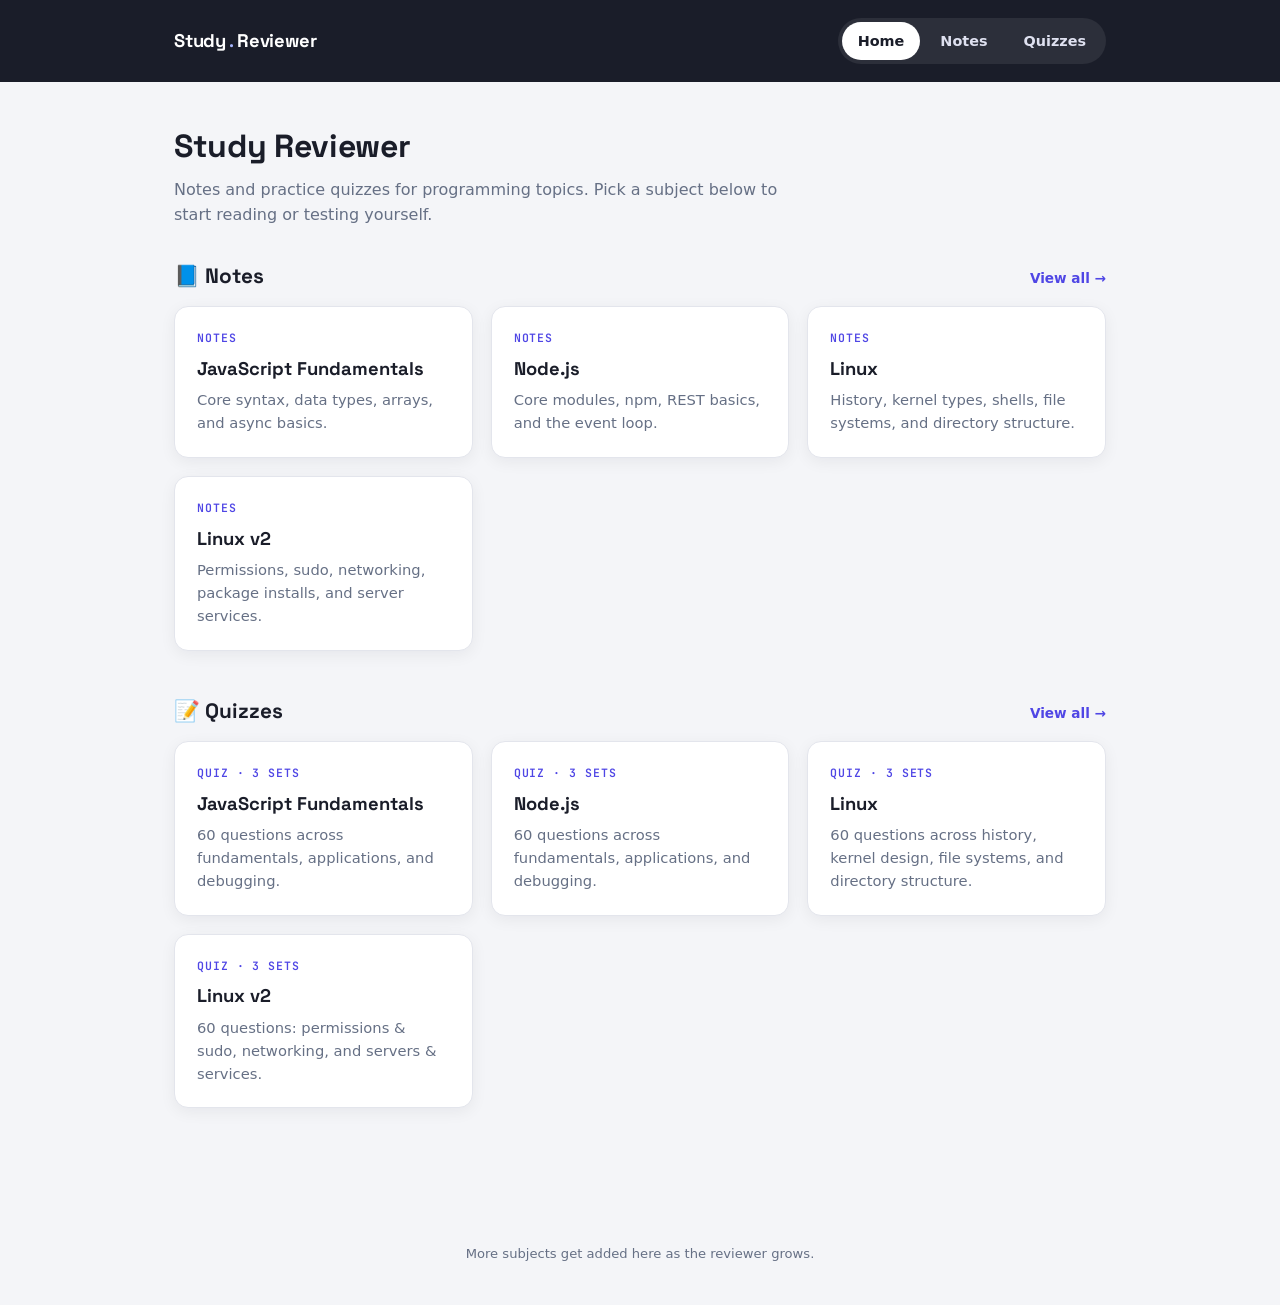
<file: index.html>
<!DOCTYPE html>
<html lang="en">
<head>
<meta charset="UTF-8">
<meta name="viewport" content="width=device-width, initial-scale=1.0">
<title>Study Reviewer</title>
<link rel="stylesheet" href="assets/css/style.css">
</head>
<body>

<header class="site-header">
  <div class="site-header__inner">
    <a class="brand" href="index.html">Study<span>.</span>Reviewer</a>
    <nav class="site-nav">
      <a href="index.html" class="is-active">Home</a>
      <a href="notes/index.html">Notes</a>
      <a href="quizzes/index.html">Quizzes</a>
    </nav>
  </div>
</header>

<main>
  <h1 class="page-title">Study Reviewer</h1>
  <p class="page-subtitle">Notes and practice quizzes for programming topics. Pick a subject below to start reading or testing yourself.</p>

  <section class="hub-section">
    <div class="hub-section__head">
      <h2>📘 Notes</h2>
      <a href="notes/index.html">View all →</a>
    </div>
    <div class="card-grid">
      <a class="card" href="notes/javascript/index.html">
        <span class="card__eyebrow">Notes</span>
        <h3 class="card__title">JavaScript Fundamentals</h3>
        <p class="card__desc">Core syntax, data types, arrays, and async basics.</p>
      </a>
      <a class="card" href="notes/nodejs/index.html">
        <span class="card__eyebrow">Notes</span>
        <h3 class="card__title">Node.js</h3>
        <p class="card__desc">Core modules, npm, REST basics, and the event loop.</p>
      </a>
      <a class="card" href="notes/linux/index.html">
        <span class="card__eyebrow">Notes</span>
        <h3 class="card__title">Linux</h3>
        <p class="card__desc">History, kernel types, shells, file systems, and directory structure.</p>
      </a>
      <a class="card" href="notes/linux-v2/index.html">
        <span class="card__eyebrow">Notes</span>
        <h3 class="card__title">Linux v2</h3>
        <p class="card__desc">Permissions, sudo, networking, package installs, and server services.</p>
      </a>
    </div>
  </section>

  <section class="hub-section">
    <div class="hub-section__head">
      <h2>📝 Quizzes</h2>
      <a href="quizzes/index.html">View all →</a>
    </div>
    <div class="card-grid">
      <a class="card" href="quizzes/javascript/index.html">
        <span class="card__eyebrow">Quiz · 3 sets</span>
        <h3 class="card__title">JavaScript Fundamentals</h3>
        <p class="card__desc">60 questions across fundamentals, applications, and debugging.</p>
      </a>
      <a class="card" href="quizzes/nodejs/index.html">
        <span class="card__eyebrow">Quiz · 3 sets</span>
        <h3 class="card__title">Node.js</h3>
        <p class="card__desc">60 questions across fundamentals, applications, and debugging.</p>
      </a>
      <a class="card" href="quizzes/linux/index.html">
        <span class="card__eyebrow">Quiz · 3 sets</span>
        <h3 class="card__title">Linux</h3>
        <p class="card__desc">60 questions across history, kernel design, file systems, and directory structure.</p>
      </a>
      <a class="card" href="quizzes/linux-v2/index.html">
        <span class="card__eyebrow">Quiz · 3 sets</span>
        <h3 class="card__title">Linux v2</h3>
        <p class="card__desc">60 questions: permissions &amp; sudo, networking, and servers &amp; services.</p>
      </a>
    </div>
  </section>
</main>

<footer class="site-footer">More subjects get added here as the reviewer grows.</footer>

</body>
</html>
</file>
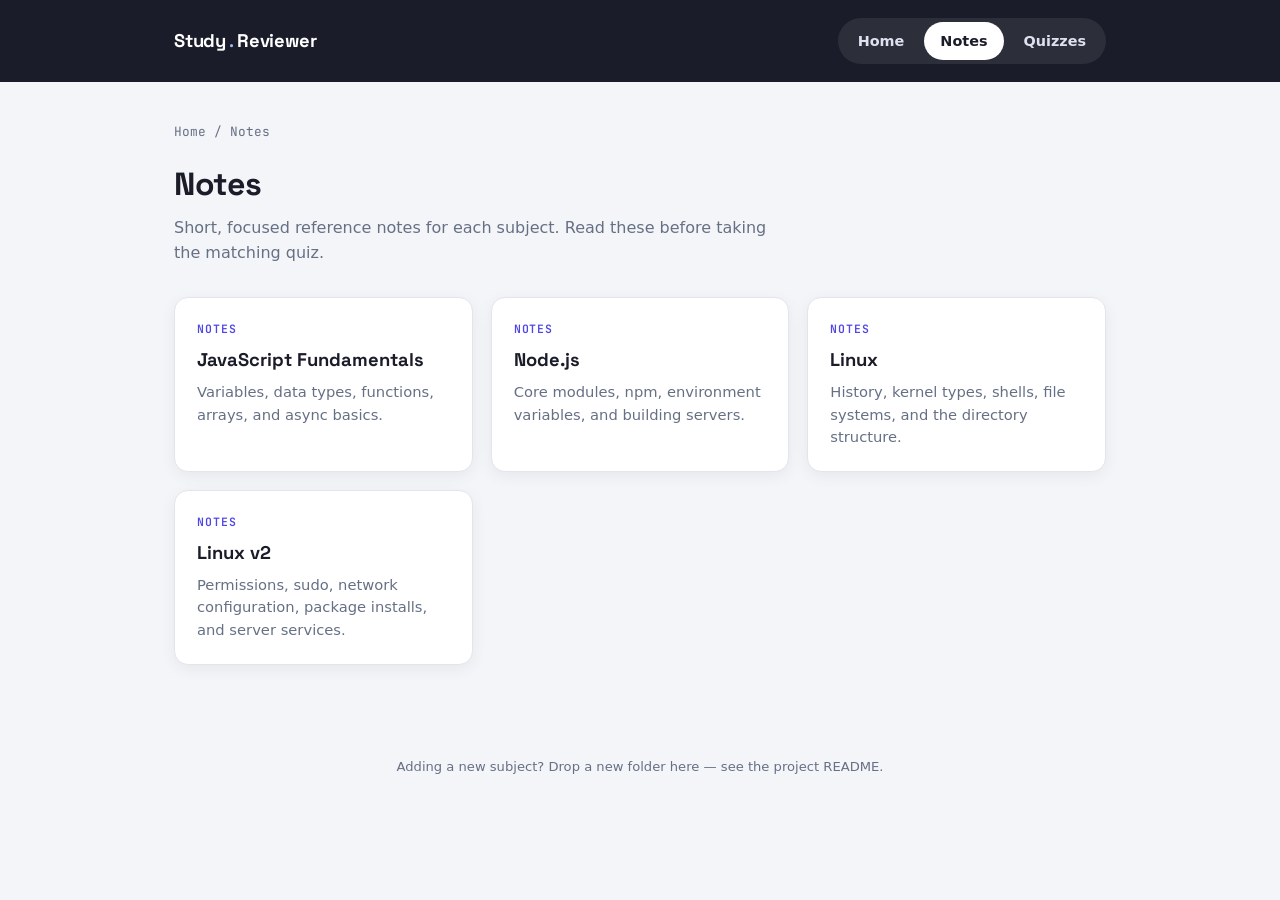
<file: notes/index.html>
<!DOCTYPE html>
<html lang="en">
<head>
<meta charset="UTF-8">
<meta name="viewport" content="width=device-width, initial-scale=1.0">
<title>Notes — Study Reviewer</title>
<link rel="stylesheet" href="../assets/css/style.css">
</head>
<body>

<header class="site-header">
  <div class="site-header__inner">
    <a class="brand" href="../index.html">Study<span>.</span>Reviewer</a>
    <nav class="site-nav">
      <a href="../index.html">Home</a>
      <a href="index.html" class="is-active">Notes</a>
      <a href="../quizzes/index.html">Quizzes</a>
    </nav>
  </div>
</header>

<main>
  <div class="breadcrumb"><a href="../index.html">Home</a> / Notes</div>
  <h1 class="page-title">Notes</h1>
  <p class="page-subtitle">Short, focused reference notes for each subject. Read these before taking the matching quiz.</p>

  <div class="card-grid">
    <a class="card" href="javascript/index.html">
      <span class="card__eyebrow">Notes</span>
      <h3 class="card__title">JavaScript Fundamentals</h3>
      <p class="card__desc">Variables, data types, functions, arrays, and async basics.</p>
    </a>
    <a class="card" href="nodejs/index.html">
      <span class="card__eyebrow">Notes</span>
      <h3 class="card__title">Node.js</h3>
      <p class="card__desc">Core modules, npm, environment variables, and building servers.</p>
    </a>
    <a class="card" href="linux/index.html">
      <span class="card__eyebrow">Notes</span>
      <h3 class="card__title">Linux</h3>
      <p class="card__desc">History, kernel types, shells, file systems, and the directory structure.</p>
    </a>
    <a class="card" href="linux-v2/index.html">
      <span class="card__eyebrow">Notes</span>
      <h3 class="card__title">Linux v2</h3>
      <p class="card__desc">Permissions, sudo, network configuration, package installs, and server services.</p>
    </a>
  </div>
</main>

<footer class="site-footer">Adding a new subject? Drop a new folder here — see the project README.</footer>

</body>
</html>
</file>
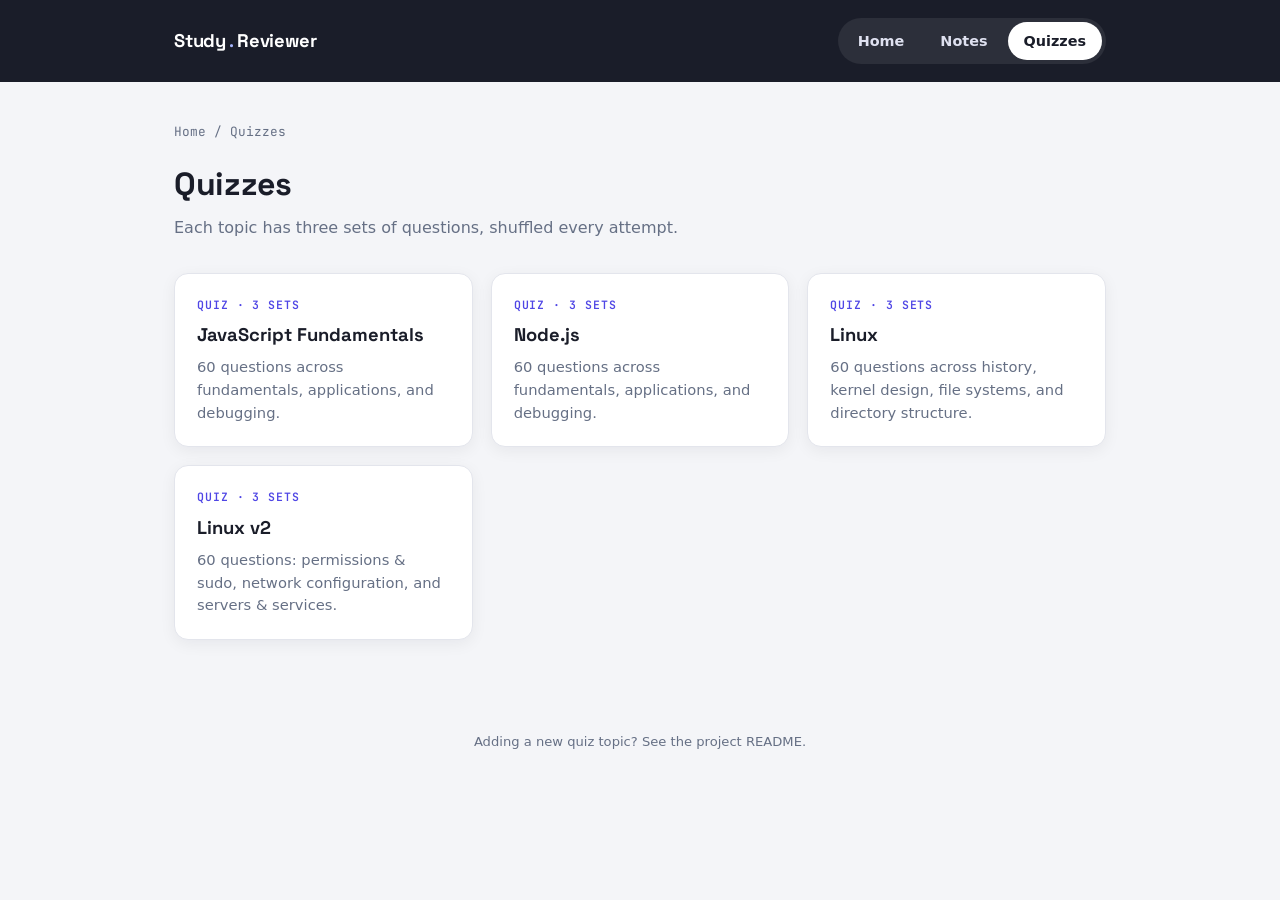
<file: quizzes/index.html>
<!DOCTYPE html>
<html lang="en">
<head>
<meta charset="UTF-8">
<meta name="viewport" content="width=device-width, initial-scale=1.0">
<title>Quizzes — Study Reviewer</title>
<link rel="stylesheet" href="../assets/css/style.css">
</head>
<body>

<header class="site-header">
  <div class="site-header__inner">
    <a class="brand" href="../index.html">Study<span>.</span>Reviewer</a>
    <nav class="site-nav">
      <a href="../index.html">Home</a>
      <a href="../notes/index.html">Notes</a>
      <a href="index.html" class="is-active">Quizzes</a>
    </nav>
  </div>
</header>

<main>
  <div class="breadcrumb"><a href="../index.html">Home</a> / Quizzes</div>
  <h1 class="page-title">Quizzes</h1>
  <p class="page-subtitle">Each topic has three sets of questions, shuffled every attempt.</p>

  <div class="card-grid">
    <a class="card" href="javascript/index.html">
      <span class="card__eyebrow">Quiz · 3 sets</span>
      <h3 class="card__title">JavaScript Fundamentals</h3>
      <p class="card__desc">60 questions across fundamentals, applications, and debugging.</p>
    </a>
    <a class="card" href="nodejs/index.html">
      <span class="card__eyebrow">Quiz · 3 sets</span>
      <h3 class="card__title">Node.js</h3>
      <p class="card__desc">60 questions across fundamentals, applications, and debugging.</p>
    </a>
    <a class="card" href="linux/index.html">
      <span class="card__eyebrow">Quiz · 3 sets</span>
      <h3 class="card__title">Linux</h3>
      <p class="card__desc">60 questions across history, kernel design, file systems, and directory structure.</p>
    </a>
    <a class="card" href="linux-v2/index.html">
      <span class="card__eyebrow">Quiz · 3 sets</span>
      <h3 class="card__title">Linux v2</h3>
      <p class="card__desc">60 questions: permissions &amp; sudo, network configuration, and servers &amp; services.</p>
    </a>
  </div>
</main>

<footer class="site-footer">Adding a new quiz topic? See the project README.</footer>

</body>
</html>
</file>
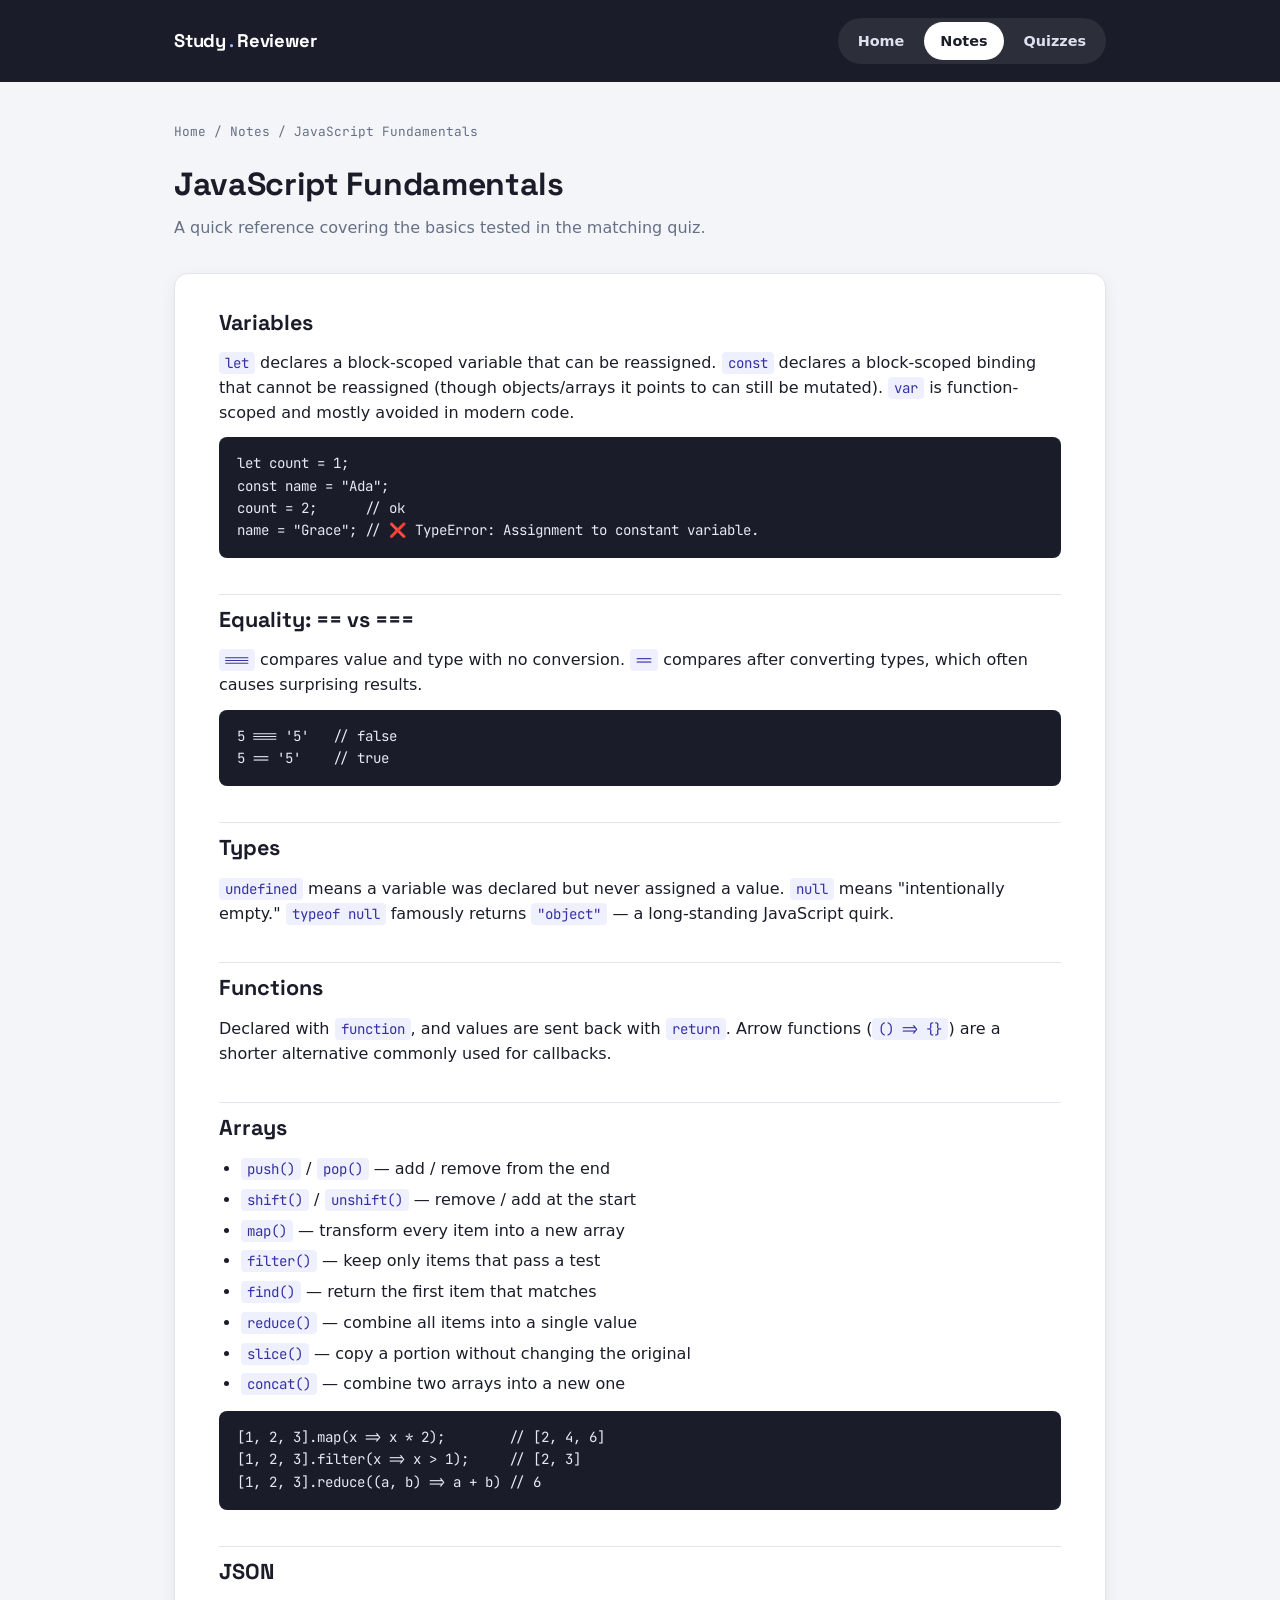
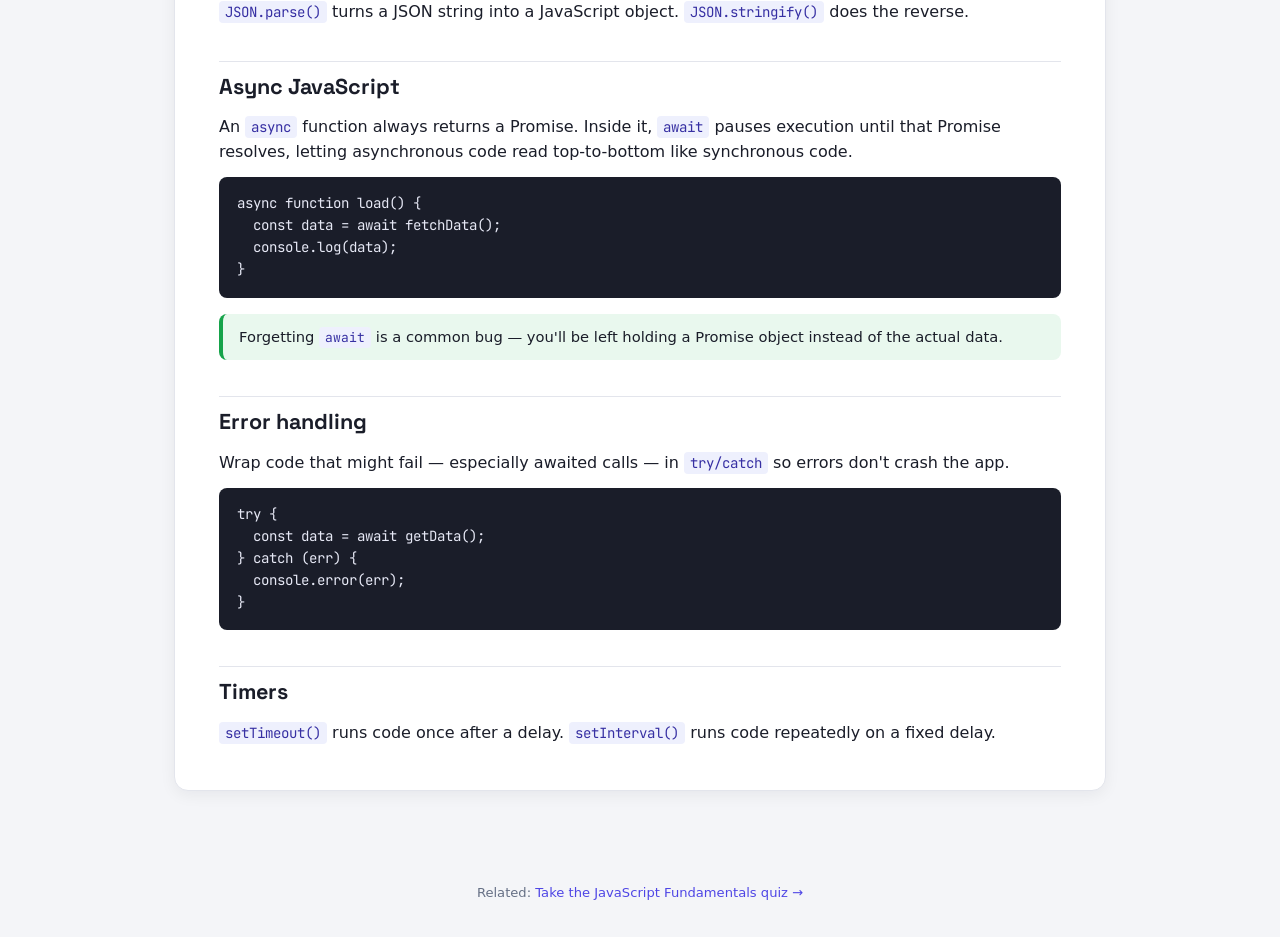
<file: notes/javascript/index.html>
<!DOCTYPE html>
<html lang="en">
<head>
<meta charset="UTF-8">
<meta name="viewport" content="width=device-width, initial-scale=1.0">
<title>JavaScript Fundamentals Notes — Study Reviewer</title>
<link rel="stylesheet" href="../../assets/css/style.css">
</head>
<body>

<header class="site-header">
  <div class="site-header__inner">
    <a class="brand" href="../../index.html">Study<span>.</span>Reviewer</a>
    <nav class="site-nav">
      <a href="../../index.html">Home</a>
      <a href="../index.html" class="is-active">Notes</a>
      <a href="../../quizzes/index.html">Quizzes</a>
    </nav>
  </div>
</header>

<main>
  <div class="breadcrumb"><a href="../../index.html">Home</a> / <a href="../index.html">Notes</a> / JavaScript Fundamentals</div>
  <h1 class="page-title">JavaScript Fundamentals</h1>
  <p class="page-subtitle">A quick reference covering the basics tested in the matching quiz.</p>

  <div class="notes-content">

    <h2>Variables</h2>
    <p><code>let</code> declares a block-scoped variable that can be reassigned. <code>const</code> declares a block-scoped binding that cannot be reassigned (though objects/arrays it points to can still be mutated). <code>var</code> is function-scoped and mostly avoided in modern code.</p>
    <pre><code>let count = 1;
const name = "Ada";
count = 2;      // ok
name = "Grace"; // ❌ TypeError: Assignment to constant variable.</code></pre>

    <h2>Equality: == vs ===</h2>
    <p><code>===</code> compares value and type with no conversion. <code>==</code> compares after converting types, which often causes surprising results.</p>
    <pre><code>5 === '5'   // false
5 == '5'    // true</code></pre>

    <h2>Types</h2>
    <p><code>undefined</code> means a variable was declared but never assigned a value. <code>null</code> means "intentionally empty." <code>typeof null</code> famously returns <code>"object"</code> — a long-standing JavaScript quirk.</p>

    <h2>Functions</h2>
    <p>Declared with <code>function</code>, and values are sent back with <code>return</code>. Arrow functions (<code>() =&gt; {}</code>) are a shorter alternative commonly used for callbacks.</p>

    <h2>Arrays</h2>
    <ul>
      <li><code>push()</code> / <code>pop()</code> — add / remove from the end</li>
      <li><code>shift()</code> / <code>unshift()</code> — remove / add at the start</li>
      <li><code>map()</code> — transform every item into a new array</li>
      <li><code>filter()</code> — keep only items that pass a test</li>
      <li><code>find()</code> — return the first item that matches</li>
      <li><code>reduce()</code> — combine all items into a single value</li>
      <li><code>slice()</code> — copy a portion without changing the original</li>
      <li><code>concat()</code> — combine two arrays into a new one</li>
    </ul>
    <pre><code>[1, 2, 3].map(x => x * 2);        // [2, 4, 6]
[1, 2, 3].filter(x => x > 1);     // [2, 3]
[1, 2, 3].reduce((a, b) => a + b) // 6</code></pre>

    <h2>JSON</h2>
    <p><code>JSON.parse()</code> turns a JSON string into a JavaScript object. <code>JSON.stringify()</code> does the reverse.</p>

    <h2>Async JavaScript</h2>
    <p>An <code>async</code> function always returns a Promise. Inside it, <code>await</code> pauses execution until that Promise resolves, letting asynchronous code read top-to-bottom like synchronous code.</p>
    <pre><code>async function load() {
  const data = await fetchData();
  console.log(data);
}</code></pre>
    <div class="note-tip">Forgetting <code>await</code> is a common bug — you'll be left holding a Promise object instead of the actual data.</div>

    <h2>Error handling</h2>
    <p>Wrap code that might fail — especially awaited calls — in <code>try/catch</code> so errors don't crash the app.</p>
    <pre><code>try {
  const data = await getData();
} catch (err) {
  console.error(err);
}</code></pre>

    <h2>Timers</h2>
    <p><code>setTimeout()</code> runs code once after a delay. <code>setInterval()</code> runs code repeatedly on a fixed delay.</p>

  </div>
</main>

<footer class="site-footer">Related: <a href="../../quizzes/javascript/index.html">Take the JavaScript Fundamentals quiz →</a></footer>

</body>
</html>
</file>
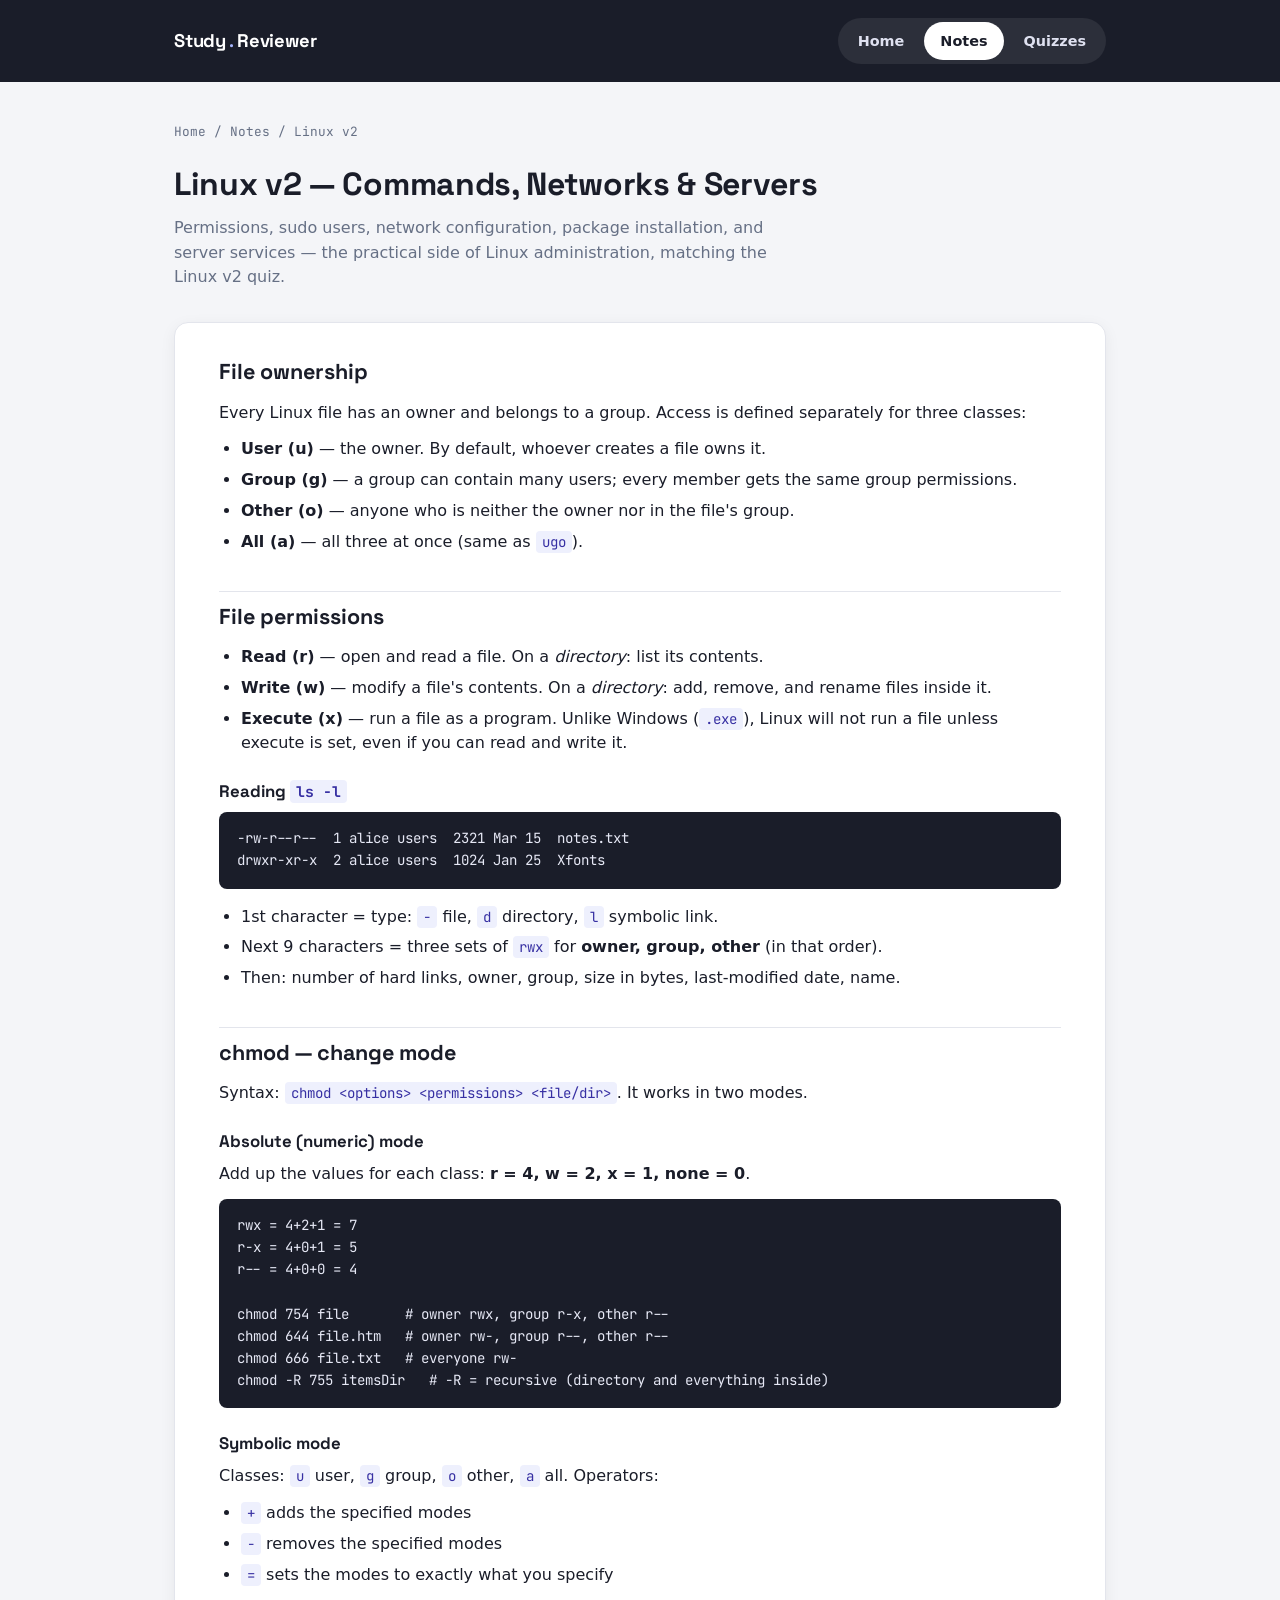
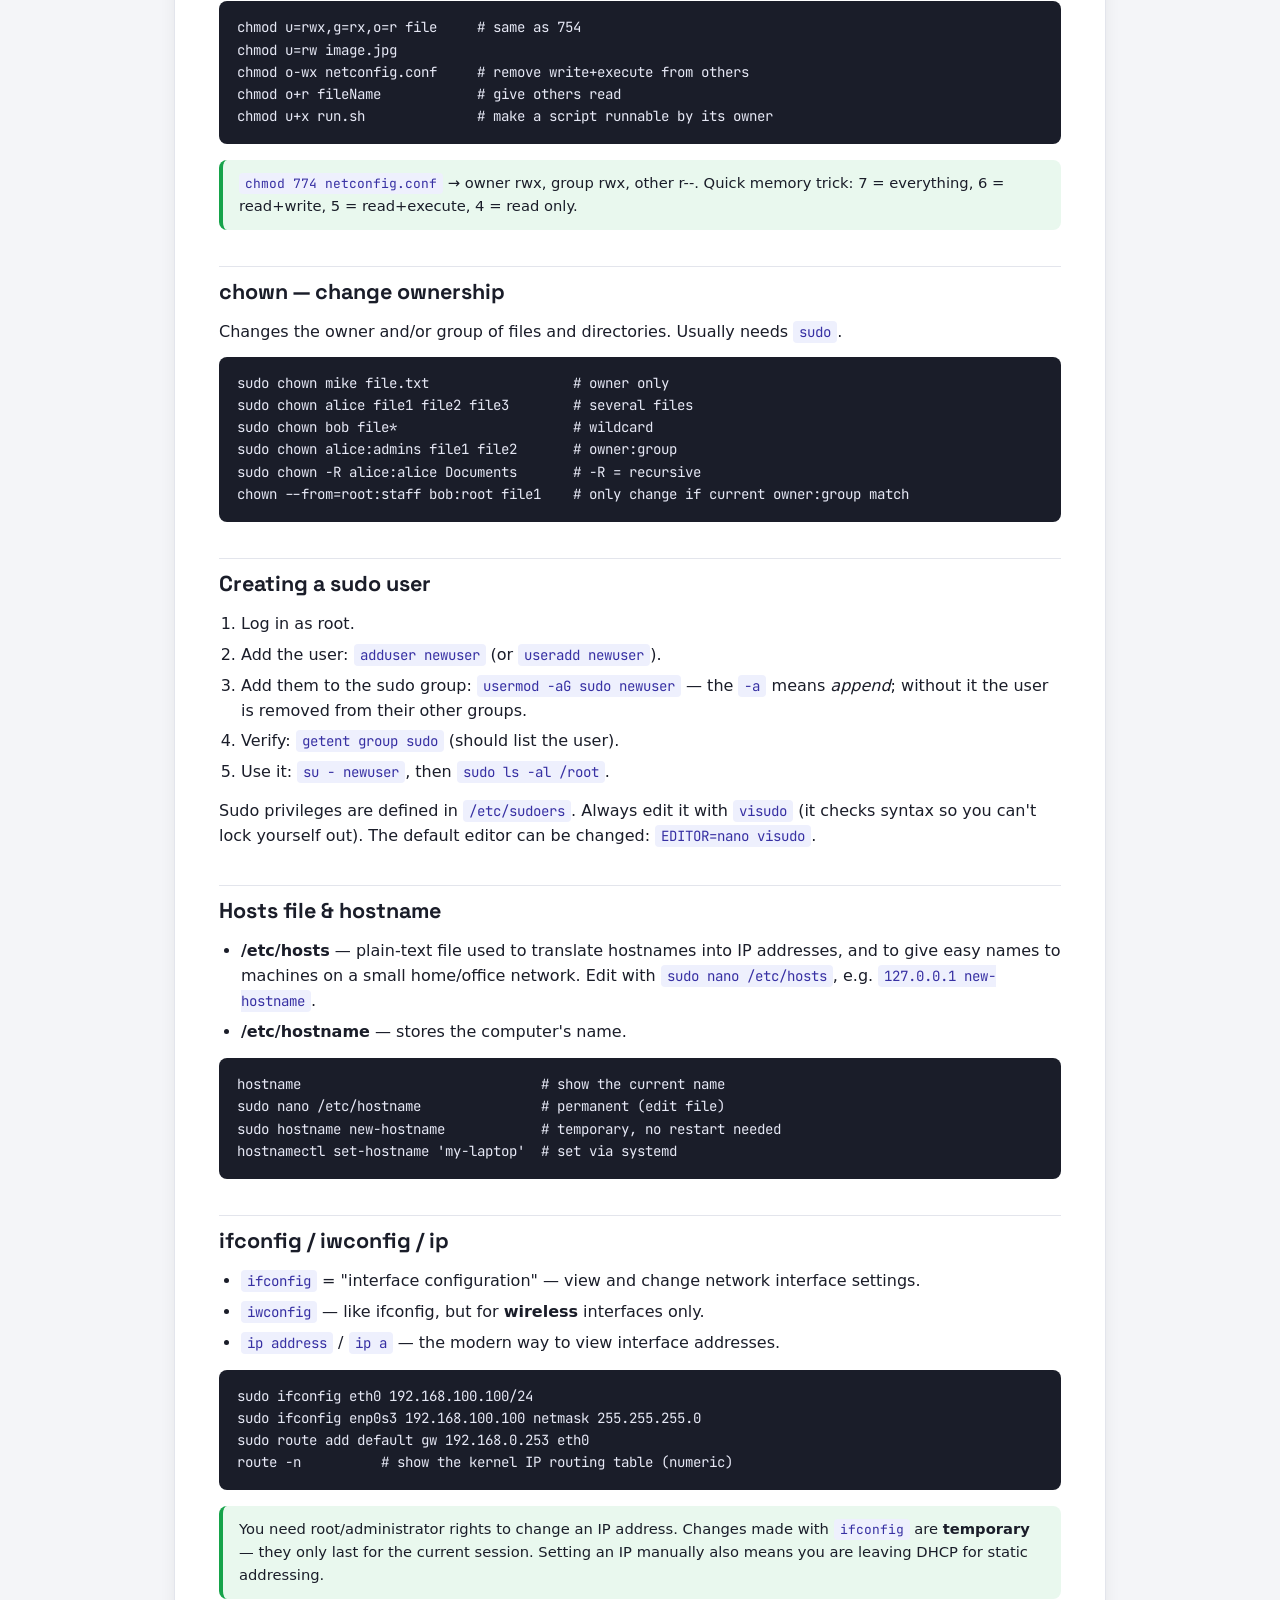
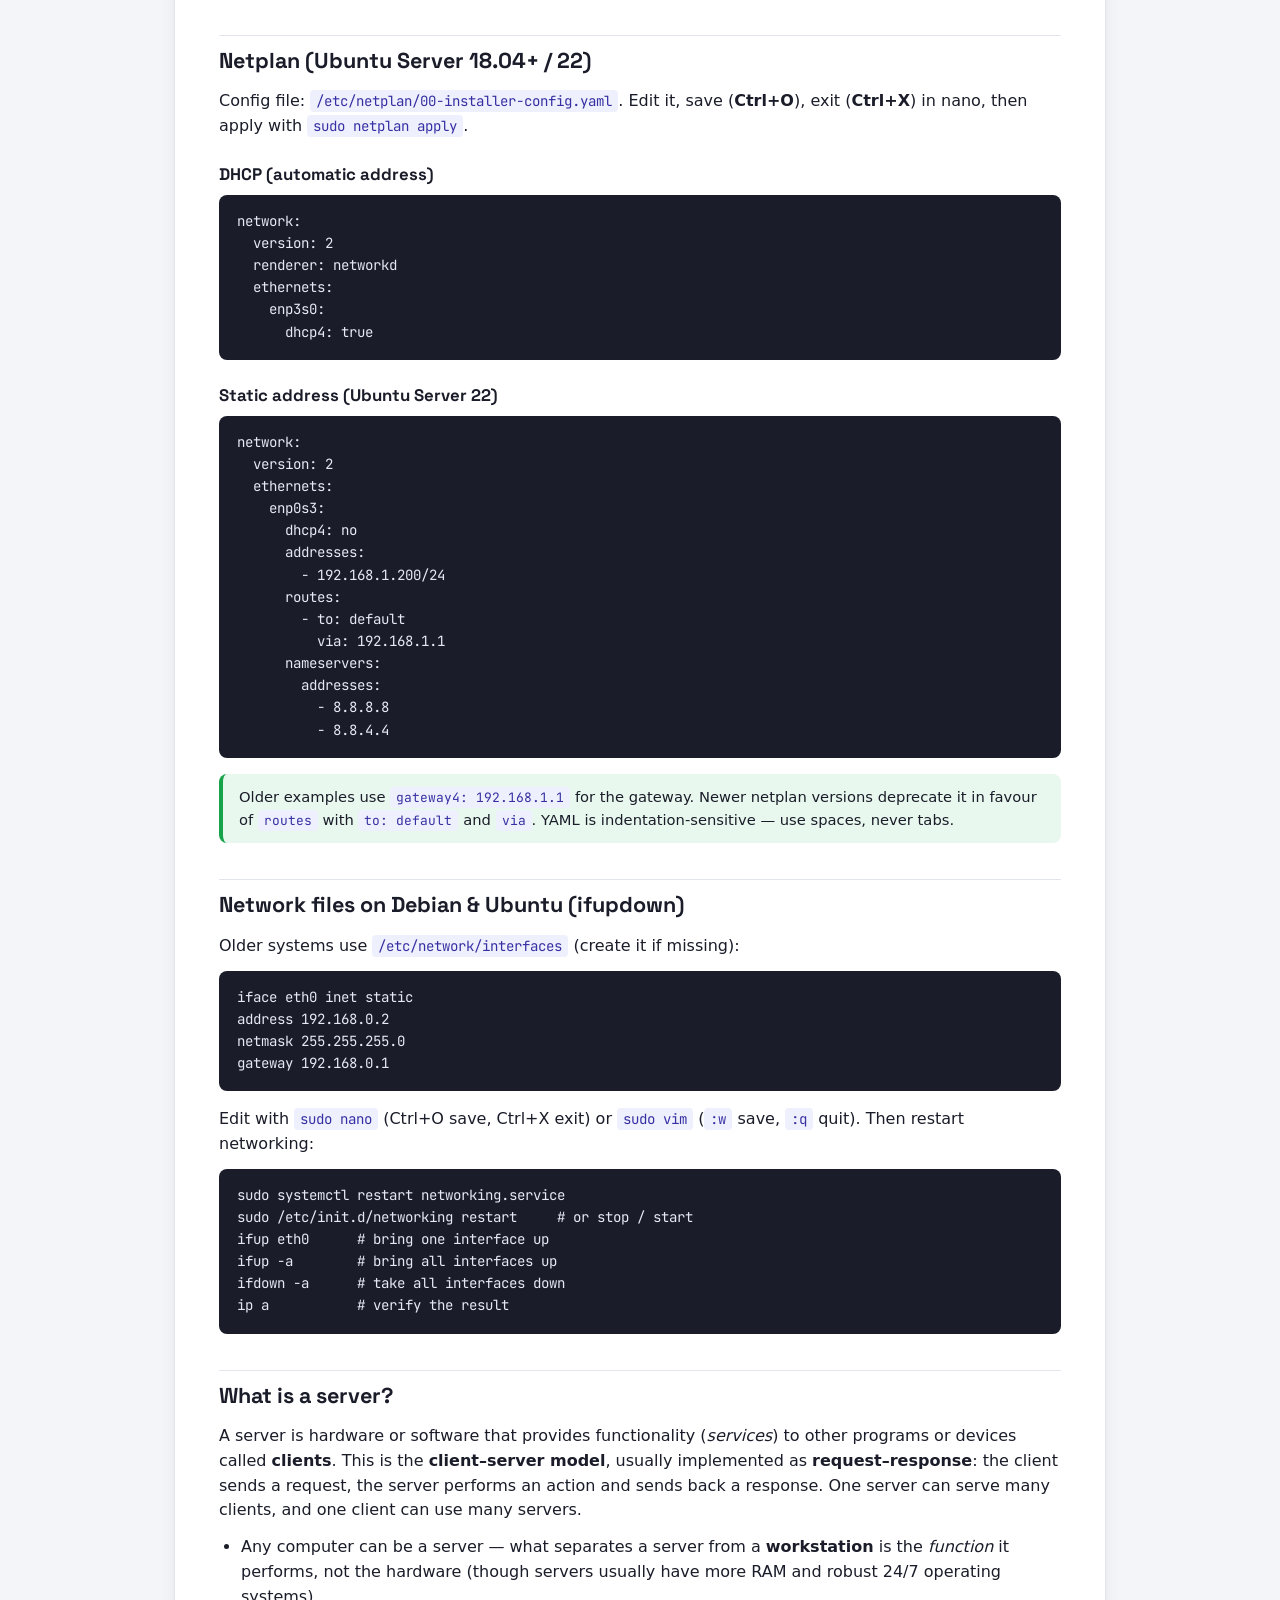
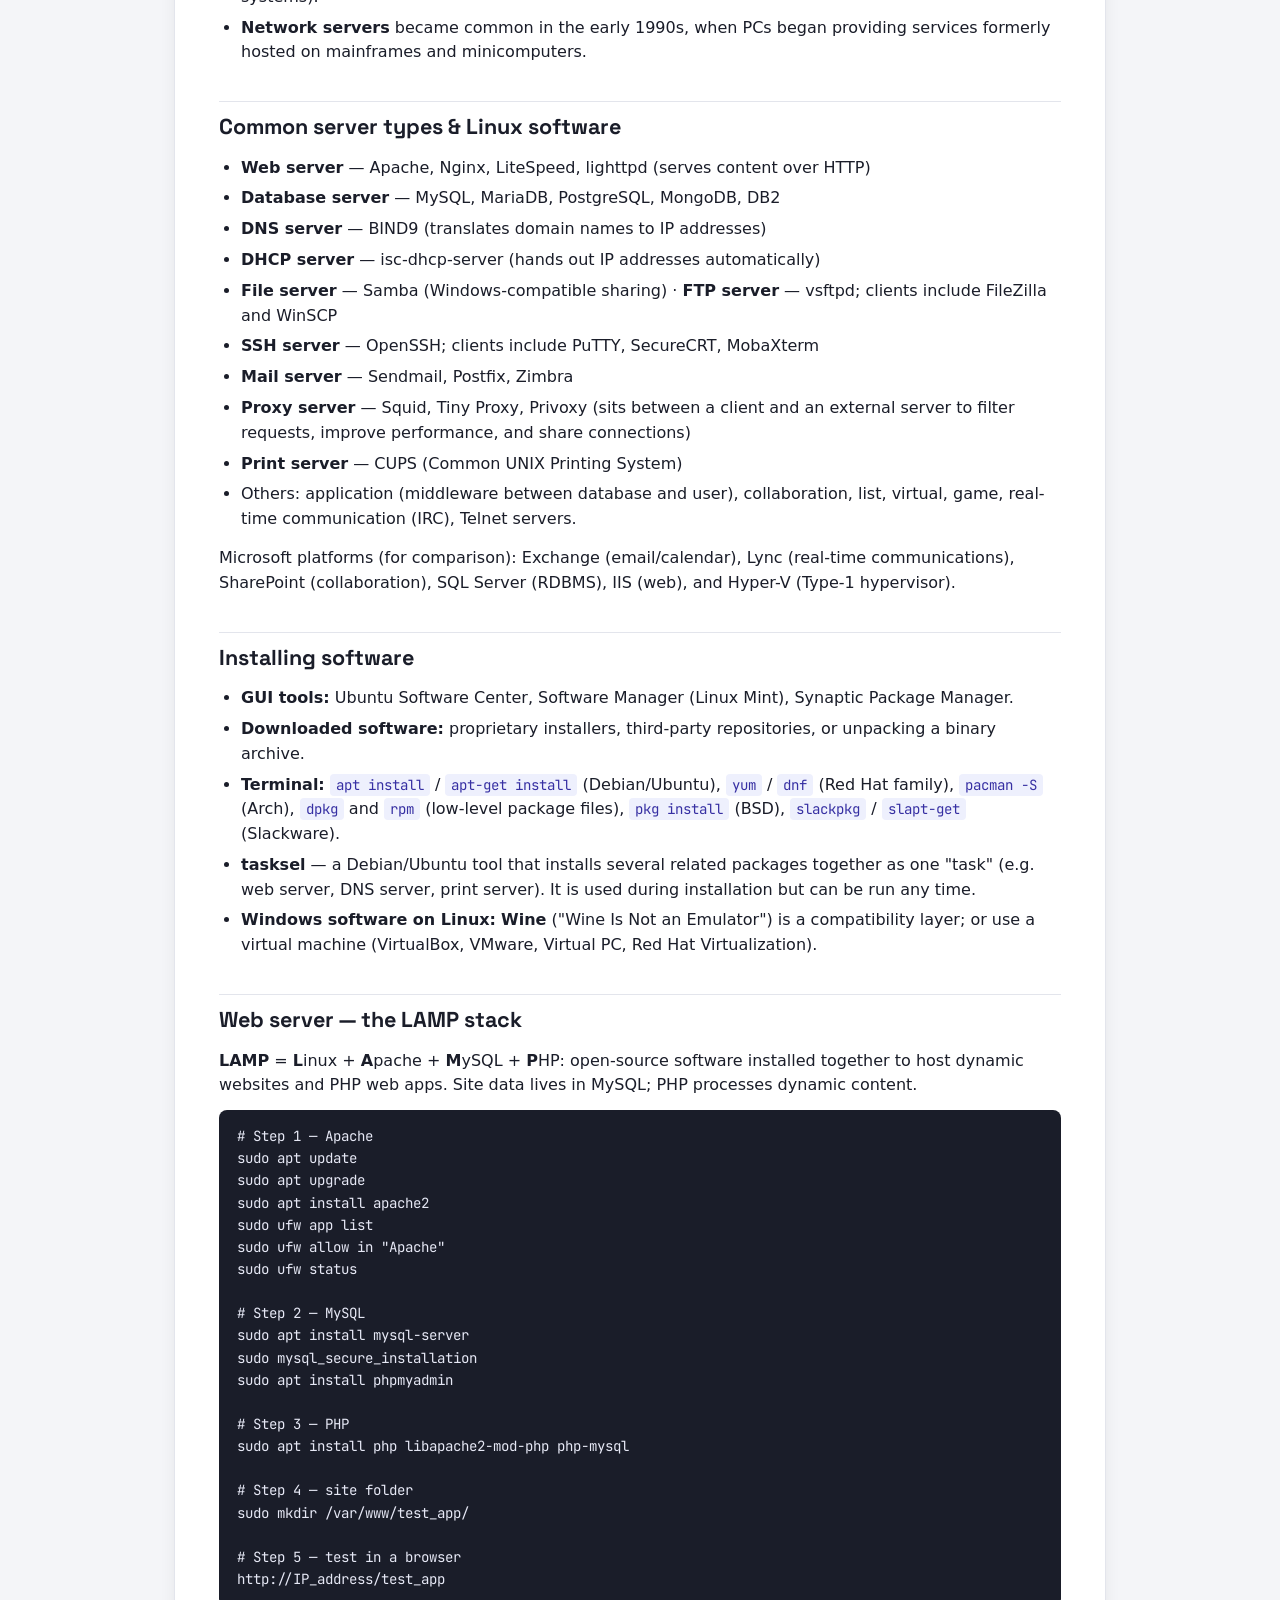
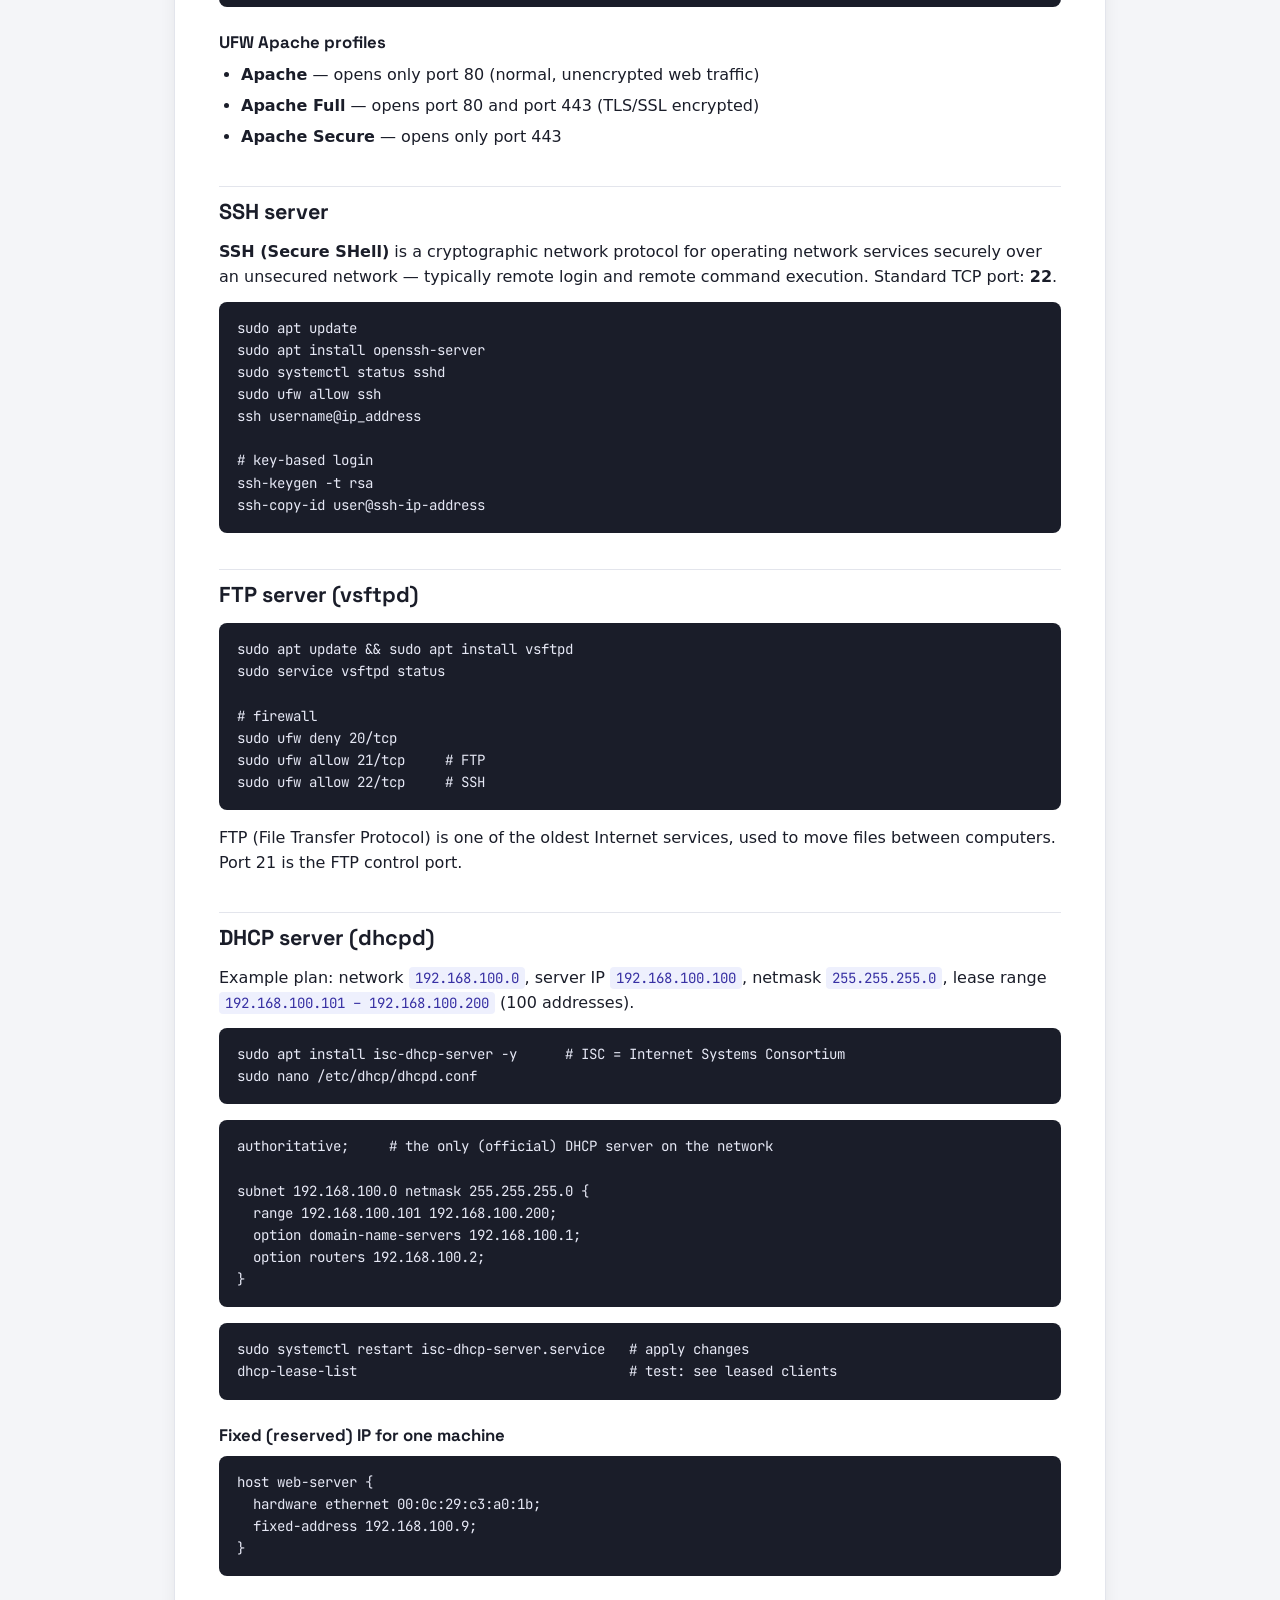
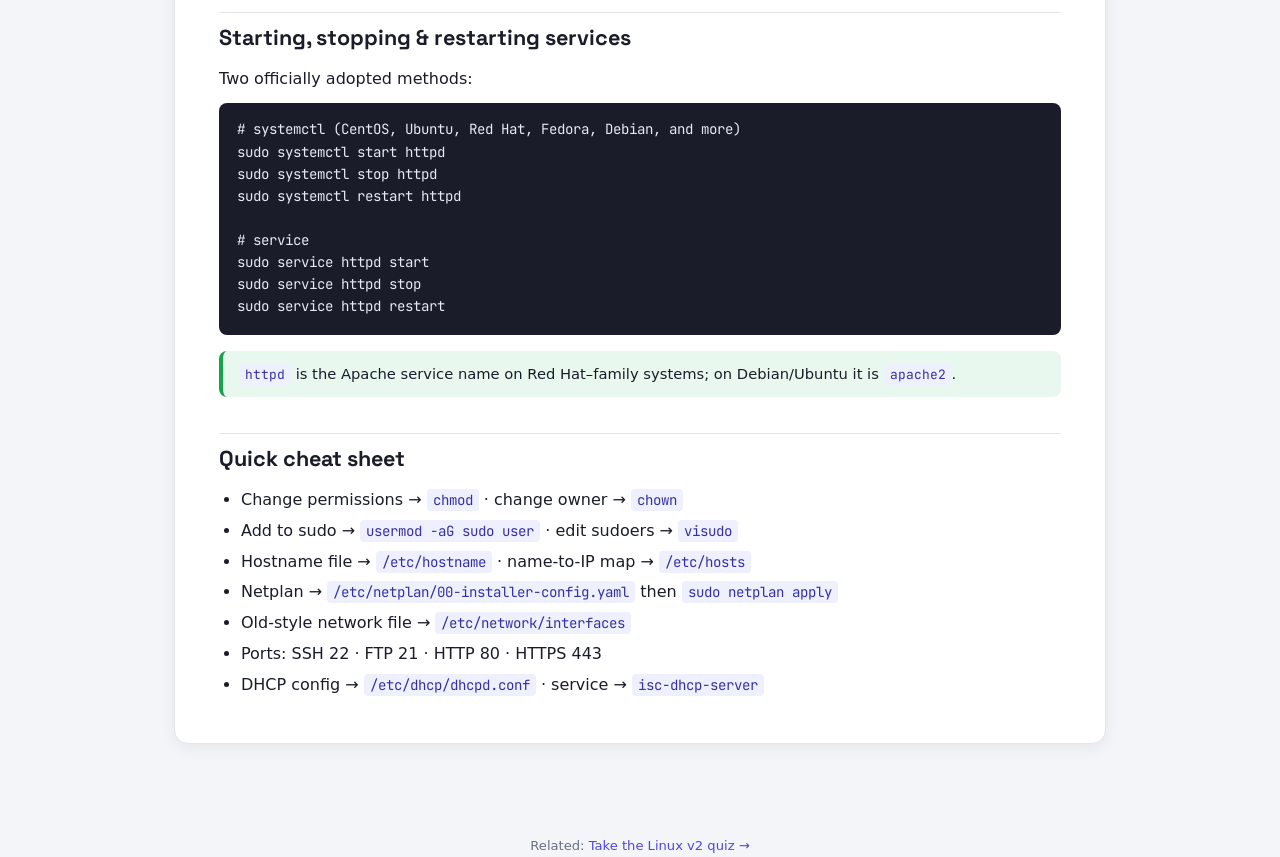
<file: notes/linux-v2/index.html>
<!DOCTYPE html>
<html lang="en">
<head>
<meta charset="UTF-8">
<meta name="viewport" content="width=device-width, initial-scale=1.0">
<title>Linux v2 Notes — Study Reviewer</title>
<link rel="stylesheet" href="../../assets/css/style.css">
</head>
<body>

<header class="site-header">
  <div class="site-header__inner">
    <a class="brand" href="../../index.html">Study<span>.</span>Reviewer</a>
    <nav class="site-nav">
      <a href="../../index.html">Home</a>
      <a href="../index.html" class="is-active">Notes</a>
      <a href="../../quizzes/index.html">Quizzes</a>
    </nav>
  </div>
</header>

<main>
  <div class="breadcrumb"><a href="../../index.html">Home</a> / <a href="../index.html">Notes</a> / Linux v2</div>
  <h1 class="page-title">Linux v2 — Commands, Networks &amp; Servers</h1>
  <p class="page-subtitle">Permissions, sudo users, network configuration, package installation, and server services — the practical side of Linux administration, matching the Linux v2 quiz.</p>

  <div class="notes-content">

    <!-- ===================== SET A ===================== -->

    <h2>File ownership</h2>
    <p>Every Linux file has an owner and belongs to a group. Access is defined separately for three classes:</p>
    <ul>
      <li><strong>User (u)</strong> — the owner. By default, whoever creates a file owns it.</li>
      <li><strong>Group (g)</strong> — a group can contain many users; every member gets the same group permissions.</li>
      <li><strong>Other (o)</strong> — anyone who is neither the owner nor in the file's group.</li>
      <li><strong>All (a)</strong> — all three at once (same as <code>ugo</code>).</li>
    </ul>

    <h2>File permissions</h2>
    <ul>
      <li><strong>Read (r)</strong> — open and read a file. On a <em>directory</em>: list its contents.</li>
      <li><strong>Write (w)</strong> — modify a file's contents. On a <em>directory</em>: add, remove, and rename files inside it.</li>
      <li><strong>Execute (x)</strong> — run a file as a program. Unlike Windows (<code>.exe</code>), Linux will not run a file unless execute is set, even if you can read and write it.</li>
    </ul>
    <h3>Reading <code>ls -l</code></h3>
    <pre><code>-rw-r--r--  1 alice users  2321 Mar 15  notes.txt
drwxr-xr-x  2 alice users  1024 Jan 25  Xfonts</code></pre>
    <ul>
      <li>1st character = type: <code>-</code> file, <code>d</code> directory, <code>l</code> symbolic link.</li>
      <li>Next 9 characters = three sets of <code>rwx</code> for <strong>owner, group, other</strong> (in that order).</li>
      <li>Then: number of hard links, owner, group, size in bytes, last-modified date, name.</li>
    </ul>

    <h2>chmod — change mode</h2>
    <p>Syntax: <code>chmod &lt;options&gt; &lt;permissions&gt; &lt;file/dir&gt;</code>. It works in two modes.</p>
    <h3>Absolute (numeric) mode</h3>
    <p>Add up the values for each class: <strong>r = 4, w = 2, x = 1, none = 0</strong>.</p>
    <pre><code>rwx = 4+2+1 = 7
r-x = 4+0+1 = 5
r-- = 4+0+0 = 4

chmod 754 file       # owner rwx, group r-x, other r--
chmod 644 file.htm   # owner rw-, group r--, other r--
chmod 666 file.txt   # everyone rw-
chmod -R 755 itemsDir   # -R = recursive (directory and everything inside)</code></pre>
    <h3>Symbolic mode</h3>
    <p>Classes: <code>u</code> user, <code>g</code> group, <code>o</code> other, <code>a</code> all. Operators:</p>
    <ul>
      <li><code>+</code> adds the specified modes</li>
      <li><code>-</code> removes the specified modes</li>
      <li><code>=</code> sets the modes to exactly what you specify</li>
    </ul>
    <pre><code>chmod u=rwx,g=rx,o=r file     # same as 754
chmod u=rw image.jpg
chmod o-wx netconfig.conf     # remove write+execute from others
chmod o+r fileName            # give others read
chmod u+x run.sh              # make a script runnable by its owner</code></pre>
    <div class="note-tip"><code>chmod 774 netconfig.conf</code> → owner rwx, group rwx, other r--. Quick memory trick: 7 = everything, 6 = read+write, 5 = read+execute, 4 = read only.</div>

    <h2>chown — change ownership</h2>
    <p>Changes the owner and/or group of files and directories. Usually needs <code>sudo</code>.</p>
    <pre><code>sudo chown mike file.txt                  # owner only
sudo chown alice file1 file2 file3        # several files
sudo chown bob file*                      # wildcard
sudo chown alice:admins file1 file2       # owner:group
sudo chown -R alice:alice Documents       # -R = recursive
chown --from=root:staff bob:root file1    # only change if current owner:group match</code></pre>

    <h2>Creating a sudo user</h2>
    <ol>
      <li>Log in as root.</li>
      <li>Add the user: <code>adduser newuser</code> (or <code>useradd newuser</code>).</li>
      <li>Add them to the sudo group: <code>usermod -aG sudo newuser</code> — the <code>-a</code> means <em>append</em>; without it the user is removed from their other groups.</li>
      <li>Verify: <code>getent group sudo</code> (should list the user).</li>
      <li>Use it: <code>su - newuser</code>, then <code>sudo ls -al /root</code>.</li>
    </ol>
    <p>Sudo privileges are defined in <code>/etc/sudoers</code>. Always edit it with <code>visudo</code> (it checks syntax so you can't lock yourself out). The default editor can be changed: <code>EDITOR=nano visudo</code>.</p>

    <!-- ===================== SET B ===================== -->

    <h2>Hosts file &amp; hostname</h2>
    <ul>
      <li><strong>/etc/hosts</strong> — plain-text file used to translate hostnames into IP addresses, and to give easy names to machines on a small home/office network. Edit with <code>sudo nano /etc/hosts</code>, e.g. <code>127.0.0.1 new-hostname</code>.</li>
      <li><strong>/etc/hostname</strong> — stores the computer's name.</li>
    </ul>
    <pre><code>hostname                              # show the current name
sudo nano /etc/hostname               # permanent (edit file)
sudo hostname new-hostname            # temporary, no restart needed
hostnamectl set-hostname 'my-laptop'  # set via systemd</code></pre>

    <h2>ifconfig / iwconfig / ip</h2>
    <ul>
      <li><code>ifconfig</code> = "interface configuration" — view and change network interface settings.</li>
      <li><code>iwconfig</code> — like ifconfig, but for <strong>wireless</strong> interfaces only.</li>
      <li><code>ip address</code> / <code>ip a</code> — the modern way to view interface addresses.</li>
    </ul>
    <pre><code>sudo ifconfig eth0 192.168.100.100/24
sudo ifconfig enp0s3 192.168.100.100 netmask 255.255.255.0
sudo route add default gw 192.168.0.253 eth0
route -n          # show the kernel IP routing table (numeric)</code></pre>
    <div class="note-tip">You need root/administrator rights to change an IP address. Changes made with <code>ifconfig</code> are <strong>temporary</strong> — they only last for the current session. Setting an IP manually also means you are leaving DHCP for static addressing.</div>

    <h2>Netplan (Ubuntu Server 18.04+ / 22)</h2>
    <p>Config file: <code>/etc/netplan/00-installer-config.yaml</code>. Edit it, save (<strong>Ctrl+O</strong>), exit (<strong>Ctrl+X</strong>) in nano, then apply with <code>sudo netplan apply</code>.</p>
    <h3>DHCP (automatic address)</h3>
    <pre><code>network:
  version: 2
  renderer: networkd
  ethernets:
    enp3s0:
      dhcp4: true</code></pre>
    <h3>Static address (Ubuntu Server 22)</h3>
    <pre><code>network:
  version: 2
  ethernets:
    enp0s3:
      dhcp4: no
      addresses:
        - 192.168.1.200/24
      routes:
        - to: default
          via: 192.168.1.1
      nameservers:
        addresses:
          - 8.8.8.8
          - 8.8.4.4</code></pre>
    <div class="note-tip">Older examples use <code>gateway4: 192.168.1.1</code> for the gateway. Newer netplan versions deprecate it in favour of <code>routes</code> with <code>to: default</code> and <code>via</code>. YAML is indentation-sensitive — use spaces, never tabs.</div>

    <h2>Network files on Debian &amp; Ubuntu (ifupdown)</h2>
    <p>Older systems use <code>/etc/network/interfaces</code> (create it if missing):</p>
    <pre><code>iface eth0 inet static
address 192.168.0.2
netmask 255.255.255.0
gateway 192.168.0.1</code></pre>
    <p>Edit with <code>sudo nano</code> (Ctrl+O save, Ctrl+X exit) or <code>sudo vim</code> (<code>:w</code> save, <code>:q</code> quit). Then restart networking:</p>
    <pre><code>sudo systemctl restart networking.service
sudo /etc/init.d/networking restart     # or stop / start
ifup eth0      # bring one interface up
ifup -a        # bring all interfaces up
ifdown -a      # take all interfaces down
ip a           # verify the result</code></pre>

    <!-- ===================== SET C ===================== -->

    <h2>What is a server?</h2>
    <p>A server is hardware or software that provides functionality (<em>services</em>) to other programs or devices called <strong>clients</strong>. This is the <strong>client–server model</strong>, usually implemented as <strong>request–response</strong>: the client sends a request, the server performs an action and sends back a response. One server can serve many clients, and one client can use many servers.</p>
    <ul>
      <li>Any computer can be a server — what separates a server from a <strong>workstation</strong> is the <em>function</em> it performs, not the hardware (though servers usually have more RAM and robust 24/7 operating systems).</li>
      <li><strong>Network servers</strong> became common in the early 1990s, when PCs began providing services formerly hosted on mainframes and minicomputers.</li>
    </ul>

    <h2>Common server types &amp; Linux software</h2>
    <ul>
      <li><strong>Web server</strong> — Apache, Nginx, LiteSpeed, lighttpd (serves content over HTTP)</li>
      <li><strong>Database server</strong> — MySQL, MariaDB, PostgreSQL, MongoDB, DB2</li>
      <li><strong>DNS server</strong> — BIND9 (translates domain names to IP addresses)</li>
      <li><strong>DHCP server</strong> — isc-dhcp-server (hands out IP addresses automatically)</li>
      <li><strong>File server</strong> — Samba (Windows-compatible sharing) · <strong>FTP server</strong> — vsftpd; clients include FileZilla and WinSCP</li>
      <li><strong>SSH server</strong> — OpenSSH; clients include PuTTY, SecureCRT, MobaXterm</li>
      <li><strong>Mail server</strong> — Sendmail, Postfix, Zimbra</li>
      <li><strong>Proxy server</strong> — Squid, Tiny Proxy, Privoxy (sits between a client and an external server to filter requests, improve performance, and share connections)</li>
      <li><strong>Print server</strong> — CUPS (Common UNIX Printing System)</li>
      <li>Others: application (middleware between database and user), collaboration, list, virtual, game, real-time communication (IRC), Telnet servers.</li>
    </ul>
    <p>Microsoft platforms (for comparison): Exchange (email/calendar), Lync (real-time communications), SharePoint (collaboration), SQL Server (RDBMS), IIS (web), and Hyper-V (Type-1 hypervisor).</p>

    <h2>Installing software</h2>
    <ul>
      <li><strong>GUI tools:</strong> Ubuntu Software Center, Software Manager (Linux Mint), Synaptic Package Manager.</li>
      <li><strong>Downloaded software:</strong> proprietary installers, third-party repositories, or unpacking a binary archive.</li>
      <li><strong>Terminal:</strong> <code>apt install</code> / <code>apt-get install</code> (Debian/Ubuntu), <code>yum</code> / <code>dnf</code> (Red Hat family), <code>pacman -S</code> (Arch), <code>dpkg</code> and <code>rpm</code> (low-level package files), <code>pkg install</code> (BSD), <code>slackpkg</code> / <code>slapt-get</code> (Slackware).</li>
      <li><strong>tasksel</strong> — a Debian/Ubuntu tool that installs several related packages together as one "task" (e.g. web server, DNS server, print server). It is used during installation but can be run any time.</li>
      <li><strong>Windows software on Linux:</strong> <strong>Wine</strong> ("Wine Is Not an Emulator") is a compatibility layer; or use a virtual machine (VirtualBox, VMware, Virtual PC, Red Hat Virtualization).</li>
    </ul>

    <h2>Web server — the LAMP stack</h2>
    <p><strong>LAMP</strong> = <strong>L</strong>inux + <strong>A</strong>pache + <strong>M</strong>ySQL + <strong>P</strong>HP: open-source software installed together to host dynamic websites and PHP web apps. Site data lives in MySQL; PHP processes dynamic content.</p>
    <pre><code># Step 1 — Apache
sudo apt update
sudo apt upgrade
sudo apt install apache2
sudo ufw app list
sudo ufw allow in "Apache"
sudo ufw status

# Step 2 — MySQL
sudo apt install mysql-server
sudo mysql_secure_installation
sudo apt install phpmyadmin

# Step 3 — PHP
sudo apt install php libapache2-mod-php php-mysql

# Step 4 — site folder
sudo mkdir /var/www/test_app/

# Step 5 — test in a browser
http://IP_address/test_app</code></pre>
    <h3>UFW Apache profiles</h3>
    <ul>
      <li><strong>Apache</strong> — opens only port 80 (normal, unencrypted web traffic)</li>
      <li><strong>Apache Full</strong> — opens port 80 and port 443 (TLS/SSL encrypted)</li>
      <li><strong>Apache Secure</strong> — opens only port 443</li>
    </ul>

    <h2>SSH server</h2>
    <p><strong>SSH (Secure SHell)</strong> is a cryptographic network protocol for operating network services securely over an unsecured network — typically remote login and remote command execution. Standard TCP port: <strong>22</strong>.</p>
    <pre><code>sudo apt update
sudo apt install openssh-server
sudo systemctl status sshd
sudo ufw allow ssh
ssh username@ip_address

# key-based login
ssh-keygen -t rsa
ssh-copy-id user@ssh-ip-address</code></pre>

    <h2>FTP server (vsftpd)</h2>
    <pre><code>sudo apt update &amp;&amp; sudo apt install vsftpd
sudo service vsftpd status

# firewall
sudo ufw deny 20/tcp
sudo ufw allow 21/tcp     # FTP
sudo ufw allow 22/tcp     # SSH</code></pre>
    <p>FTP (File Transfer Protocol) is one of the oldest Internet services, used to move files between computers. Port 21 is the FTP control port.</p>

    <h2>DHCP server (dhcpd)</h2>
    <p>Example plan: network <code>192.168.100.0</code>, server IP <code>192.168.100.100</code>, netmask <code>255.255.255.0</code>, lease range <code>192.168.100.101 – 192.168.100.200</code> (100 addresses).</p>
    <pre><code>sudo apt install isc-dhcp-server -y      # ISC = Internet Systems Consortium
sudo nano /etc/dhcp/dhcpd.conf</code></pre>
    <pre><code>authoritative;     # the only (official) DHCP server on the network

subnet 192.168.100.0 netmask 255.255.255.0 {
  range 192.168.100.101 192.168.100.200;
  option domain-name-servers 192.168.100.1;
  option routers 192.168.100.2;
}</code></pre>
    <pre><code>sudo systemctl restart isc-dhcp-server.service   # apply changes
dhcp-lease-list                                  # test: see leased clients</code></pre>
    <h3>Fixed (reserved) IP for one machine</h3>
    <pre><code>host web-server {
  hardware ethernet 00:0c:29:c3:a0:1b;
  fixed-address 192.168.100.9;
}</code></pre>

    <h2>Starting, stopping &amp; restarting services</h2>
    <p>Two officially adopted methods:</p>
    <pre><code># systemctl (CentOS, Ubuntu, Red Hat, Fedora, Debian, and more)
sudo systemctl start httpd
sudo systemctl stop httpd
sudo systemctl restart httpd

# service
sudo service httpd start
sudo service httpd stop
sudo service httpd restart</code></pre>
    <div class="note-tip"><code>httpd</code> is the Apache service name on Red Hat–family systems; on Debian/Ubuntu it is <code>apache2</code>.</div>

    <h2>Quick cheat sheet</h2>
    <ul>
      <li>Change permissions → <code>chmod</code> · change owner → <code>chown</code></li>
      <li>Add to sudo → <code>usermod -aG sudo user</code> · edit sudoers → <code>visudo</code></li>
      <li>Hostname file → <code>/etc/hostname</code> · name-to-IP map → <code>/etc/hosts</code></li>
      <li>Netplan → <code>/etc/netplan/00-installer-config.yaml</code> then <code>sudo netplan apply</code></li>
      <li>Old-style network file → <code>/etc/network/interfaces</code></li>
      <li>Ports: SSH 22 · FTP 21 · HTTP 80 · HTTPS 443</li>
      <li>DHCP config → <code>/etc/dhcp/dhcpd.conf</code> · service → <code>isc-dhcp-server</code></li>
    </ul>

  </div>
</main>

<footer class="site-footer">Related: <a href="../../quizzes/linux-v2/index.html">Take the Linux v2 quiz →</a></footer>

</body>
</html>
</file>
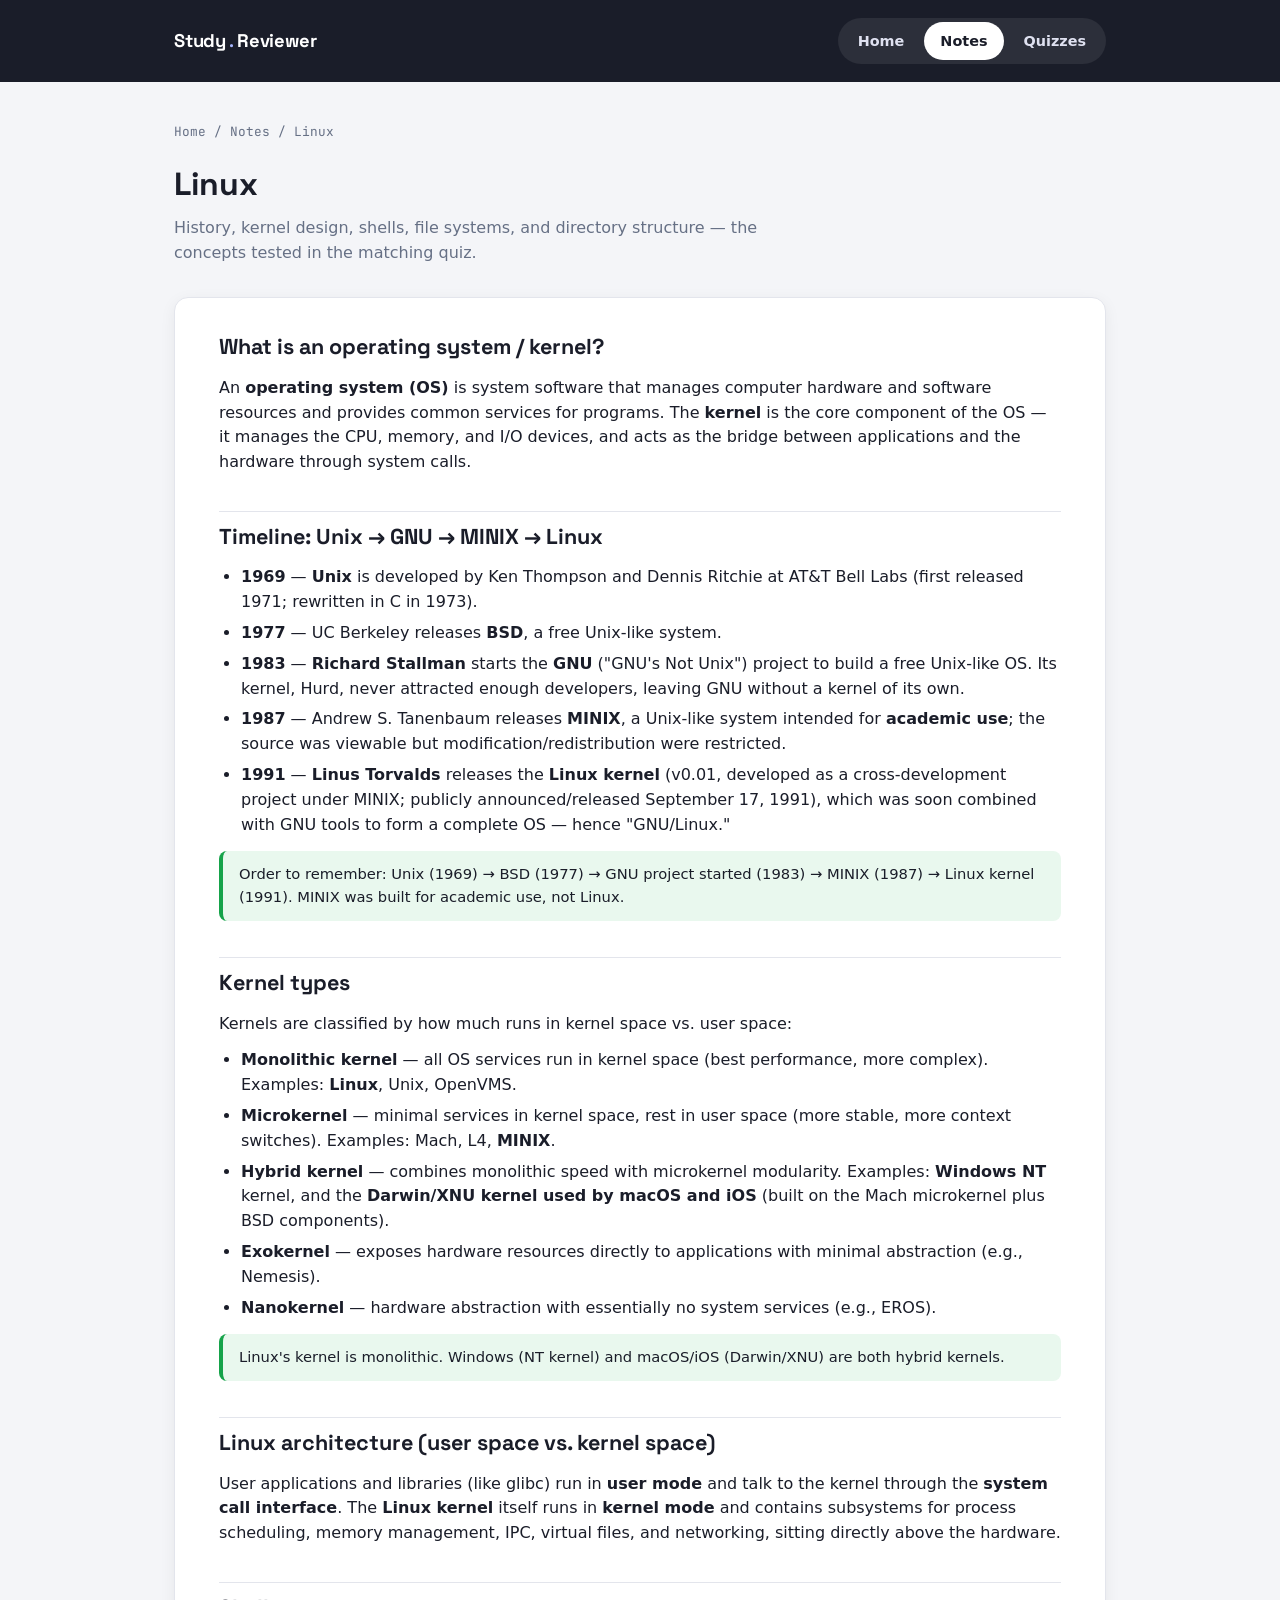
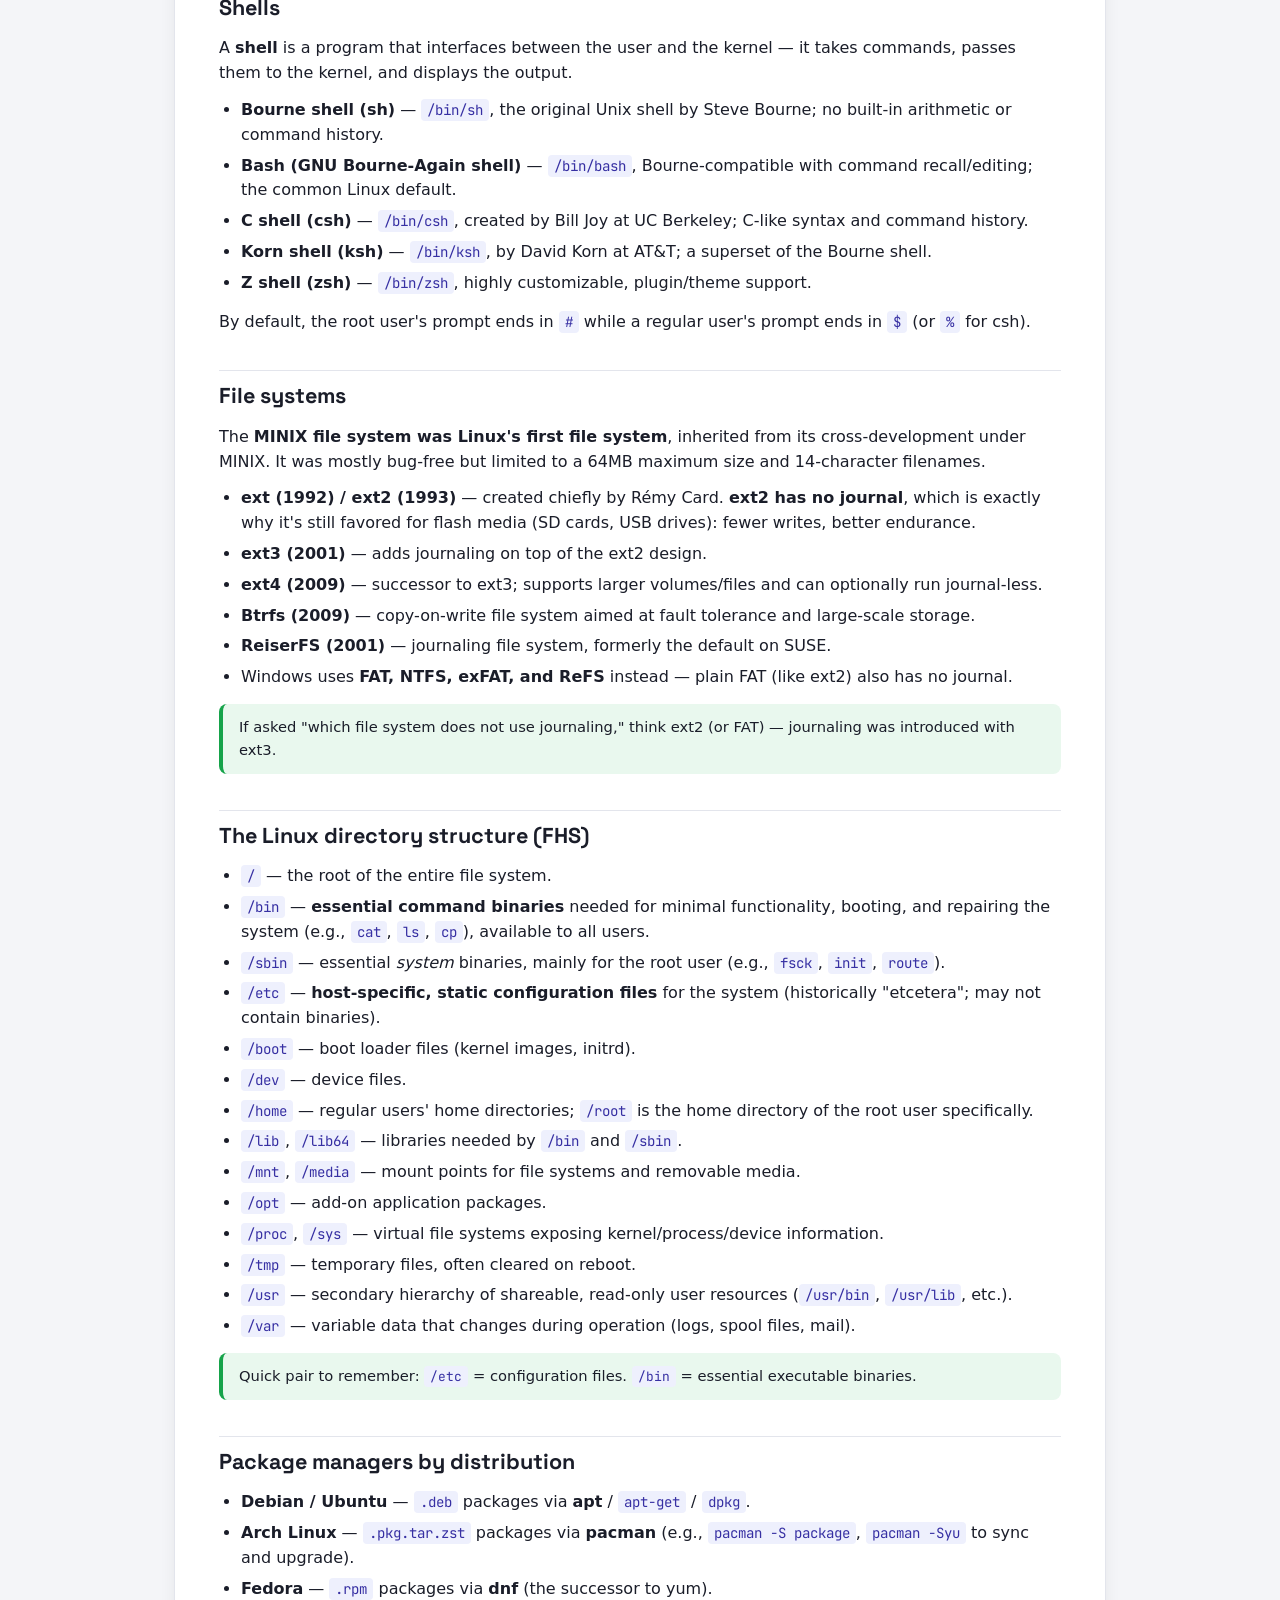
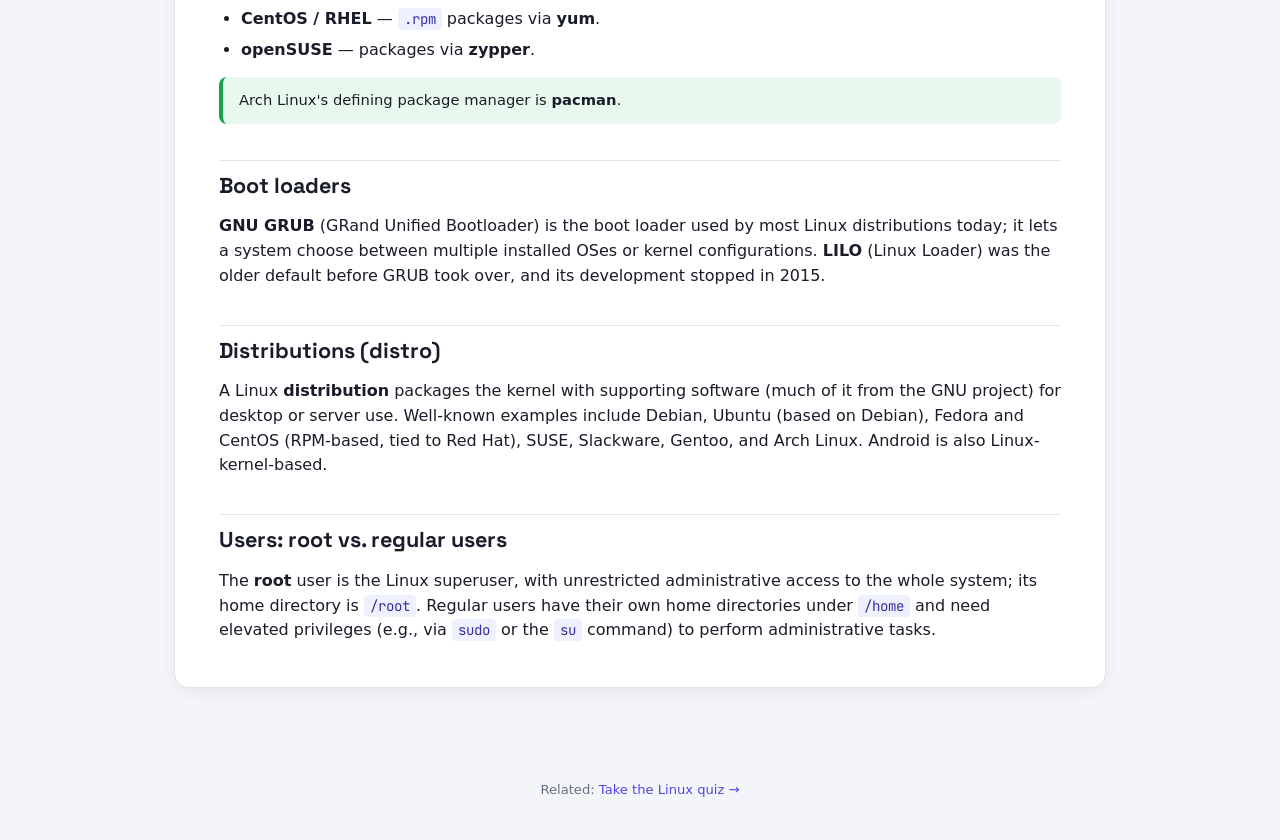
<file: notes/linux/index.html>
<!DOCTYPE html>
<html lang="en">
<head>
<meta charset="UTF-8">
<meta name="viewport" content="width=device-width, initial-scale=1.0">
<title>Linux Notes — Study Reviewer</title>
<link rel="stylesheet" href="../../assets/css/style.css">
</head>
<body>

<header class="site-header">
  <div class="site-header__inner">
    <a class="brand" href="../../index.html">Study<span>.</span>Reviewer</a>
    <nav class="site-nav">
      <a href="../../index.html">Home</a>
      <a href="../index.html" class="is-active">Notes</a>
      <a href="../../quizzes/index.html">Quizzes</a>
    </nav>
  </div>
</header>

<main>
  <div class="breadcrumb"><a href="../../index.html">Home</a> / <a href="../index.html">Notes</a> / Linux</div>
  <h1 class="page-title">Linux</h1>
  <p class="page-subtitle">History, kernel design, shells, file systems, and directory structure — the concepts tested in the matching quiz.</p>

  <div class="notes-content">

    <h2>What is an operating system / kernel?</h2>
    <p>An <strong>operating system (OS)</strong> is system software that manages computer hardware and software resources and provides common services for programs. The <strong>kernel</strong> is the core component of the OS — it manages the CPU, memory, and I/O devices, and acts as the bridge between applications and the hardware through system calls.</p>

    <h2>Timeline: Unix → GNU → MINIX → Linux</h2>
    <ul>
      <li><strong>1969</strong> — <strong>Unix</strong> is developed by Ken Thompson and Dennis Ritchie at AT&amp;T Bell Labs (first released 1971; rewritten in C in 1973).</li>
      <li><strong>1977</strong> — UC Berkeley releases <strong>BSD</strong>, a free Unix-like system.</li>
      <li><strong>1983</strong> — <strong>Richard Stallman</strong> starts the <strong>GNU</strong> ("GNU's Not Unix") project to build a free Unix-like OS. Its kernel, Hurd, never attracted enough developers, leaving GNU without a kernel of its own.</li>
      <li><strong>1987</strong> — Andrew S. Tanenbaum releases <strong>MINIX</strong>, a Unix-like system intended for <strong>academic use</strong>; the source was viewable but modification/redistribution were restricted.</li>
      <li><strong>1991</strong> — <strong>Linus Torvalds</strong> releases the <strong>Linux kernel</strong> (v0.01, developed as a cross-development project under MINIX; publicly announced/released September 17, 1991), which was soon combined with GNU tools to form a complete OS — hence "GNU/Linux."</li>
    </ul>
    <div class="note-tip">Order to remember: Unix (1969) → BSD (1977) → GNU project started (1983) → MINIX (1987) → Linux kernel (1991). MINIX was built for academic use, not Linux.</div>

    <h2>Kernel types</h2>
    <p>Kernels are classified by how much runs in kernel space vs. user space:</p>
    <ul>
      <li><strong>Monolithic kernel</strong> — all OS services run in kernel space (best performance, more complex). Examples: <strong>Linux</strong>, Unix, OpenVMS.</li>
      <li><strong>Microkernel</strong> — minimal services in kernel space, rest in user space (more stable, more context switches). Examples: Mach, L4, <strong>MINIX</strong>.</li>
      <li><strong>Hybrid kernel</strong> — combines monolithic speed with microkernel modularity. Examples: <strong>Windows NT</strong> kernel, and the <strong>Darwin/XNU kernel used by macOS and iOS</strong> (built on the Mach microkernel plus BSD components).</li>
      <li><strong>Exokernel</strong> — exposes hardware resources directly to applications with minimal abstraction (e.g., Nemesis).</li>
      <li><strong>Nanokernel</strong> — hardware abstraction with essentially no system services (e.g., EROS).</li>
    </ul>
    <div class="note-tip">Linux's kernel is monolithic. Windows (NT kernel) and macOS/iOS (Darwin/XNU) are both hybrid kernels.</div>

    <h2>Linux architecture (user space vs. kernel space)</h2>
    <p>User applications and libraries (like glibc) run in <strong>user mode</strong> and talk to the kernel through the <strong>system call interface</strong>. The <strong>Linux kernel</strong> itself runs in <strong>kernel mode</strong> and contains subsystems for process scheduling, memory management, IPC, virtual files, and networking, sitting directly above the hardware.</p>

    <h2>Shells</h2>
    <p>A <strong>shell</strong> is a program that interfaces between the user and the kernel — it takes commands, passes them to the kernel, and displays the output.</p>
    <ul>
      <li><strong>Bourne shell (sh)</strong> — <code>/bin/sh</code>, the original Unix shell by Steve Bourne; no built-in arithmetic or command history.</li>
      <li><strong>Bash (GNU Bourne-Again shell)</strong> — <code>/bin/bash</code>, Bourne-compatible with command recall/editing; the common Linux default.</li>
      <li><strong>C shell (csh)</strong> — <code>/bin/csh</code>, created by Bill Joy at UC Berkeley; C-like syntax and command history.</li>
      <li><strong>Korn shell (ksh)</strong> — <code>/bin/ksh</code>, by David Korn at AT&amp;T; a superset of the Bourne shell.</li>
      <li><strong>Z shell (zsh)</strong> — <code>/bin/zsh</code>, highly customizable, plugin/theme support.</li>
    </ul>
    <p>By default, the root user's prompt ends in <code>#</code> while a regular user's prompt ends in <code>$</code> (or <code>%</code> for csh).</p>

    <h2>File systems</h2>
    <p>The <strong>MINIX file system was Linux's first file system</strong>, inherited from its cross-development under MINIX. It was mostly bug-free but limited to a 64MB maximum size and 14-character filenames.</p>
    <ul>
      <li><strong>ext (1992) / ext2 (1993)</strong> — created chiefly by Rémy Card. <strong>ext2 has no journal</strong>, which is exactly why it's still favored for flash media (SD cards, USB drives): fewer writes, better endurance.</li>
      <li><strong>ext3 (2001)</strong> — adds journaling on top of the ext2 design.</li>
      <li><strong>ext4 (2009)</strong> — successor to ext3; supports larger volumes/files and can optionally run journal-less.</li>
      <li><strong>Btrfs (2009)</strong> — copy-on-write file system aimed at fault tolerance and large-scale storage.</li>
      <li><strong>ReiserFS (2001)</strong> — journaling file system, formerly the default on SUSE.</li>
      <li>Windows uses <strong>FAT, NTFS, exFAT, and ReFS</strong> instead — plain FAT (like ext2) also has no journal.</li>
    </ul>
    <div class="note-tip">If asked "which file system does not use journaling," think ext2 (or FAT) — journaling was introduced with ext3.</div>

    <h2>The Linux directory structure (FHS)</h2>
    <ul>
      <li><code>/</code> — the root of the entire file system.</li>
      <li><code>/bin</code> — <strong>essential command binaries</strong> needed for minimal functionality, booting, and repairing the system (e.g., <code>cat</code>, <code>ls</code>, <code>cp</code>), available to all users.</li>
      <li><code>/sbin</code> — essential <em>system</em> binaries, mainly for the root user (e.g., <code>fsck</code>, <code>init</code>, <code>route</code>).</li>
      <li><code>/etc</code> — <strong>host-specific, static configuration files</strong> for the system (historically "etcetera"; may not contain binaries).</li>
      <li><code>/boot</code> — boot loader files (kernel images, initrd).</li>
      <li><code>/dev</code> — device files.</li>
      <li><code>/home</code> — regular users' home directories; <code>/root</code> is the home directory of the root user specifically.</li>
      <li><code>/lib</code>, <code>/lib64</code> — libraries needed by <code>/bin</code> and <code>/sbin</code>.</li>
      <li><code>/mnt</code>, <code>/media</code> — mount points for file systems and removable media.</li>
      <li><code>/opt</code> — add-on application packages.</li>
      <li><code>/proc</code>, <code>/sys</code> — virtual file systems exposing kernel/process/device information.</li>
      <li><code>/tmp</code> — temporary files, often cleared on reboot.</li>
      <li><code>/usr</code> — secondary hierarchy of shareable, read-only user resources (<code>/usr/bin</code>, <code>/usr/lib</code>, etc.).</li>
      <li><code>/var</code> — variable data that changes during operation (logs, spool files, mail).</li>
    </ul>
    <div class="note-tip">Quick pair to remember: <code>/etc</code> = configuration files. <code>/bin</code> = essential executable binaries.</div>

    <h2>Package managers by distribution</h2>
    <ul>
      <li><strong>Debian / Ubuntu</strong> — <code>.deb</code> packages via <strong>apt</strong> / <code>apt-get</code> / <code>dpkg</code>.</li>
      <li><strong>Arch Linux</strong> — <code>.pkg.tar.zst</code> packages via <strong>pacman</strong> (e.g., <code>pacman -S package</code>, <code>pacman -Syu</code> to sync and upgrade).</li>
      <li><strong>Fedora</strong> — <code>.rpm</code> packages via <strong>dnf</strong> (the successor to yum).</li>
      <li><strong>CentOS / RHEL</strong> — <code>.rpm</code> packages via <strong>yum</strong>.</li>
      <li><strong>openSUSE</strong> — packages via <strong>zypper</strong>.</li>
    </ul>
    <div class="note-tip">Arch Linux's defining package manager is <strong>pacman</strong>.</div>

    <h2>Boot loaders</h2>
    <p><strong>GNU GRUB</strong> (GRand Unified Bootloader) is the boot loader used by most Linux distributions today; it lets a system choose between multiple installed OSes or kernel configurations. <strong>LILO</strong> (Linux Loader) was the older default before GRUB took over, and its development stopped in 2015.</p>

    <h2>Distributions (distro)</h2>
    <p>A Linux <strong>distribution</strong> packages the kernel with supporting software (much of it from the GNU project) for desktop or server use. Well-known examples include Debian, Ubuntu (based on Debian), Fedora and CentOS (RPM-based, tied to Red Hat), SUSE, Slackware, Gentoo, and Arch Linux. Android is also Linux-kernel-based.</p>

    <h2>Users: root vs. regular users</h2>
    <p>The <strong>root</strong> user is the Linux superuser, with unrestricted administrative access to the whole system; its home directory is <code>/root</code>. Regular users have their own home directories under <code>/home</code> and need elevated privileges (e.g., via <code>sudo</code> or the <code>su</code> command) to perform administrative tasks.</p>

  </div>
</main>

<footer class="site-footer">Related: <a href="../../quizzes/linux/index.html">Take the Linux quiz →</a></footer>

</body>
</html>
</file>
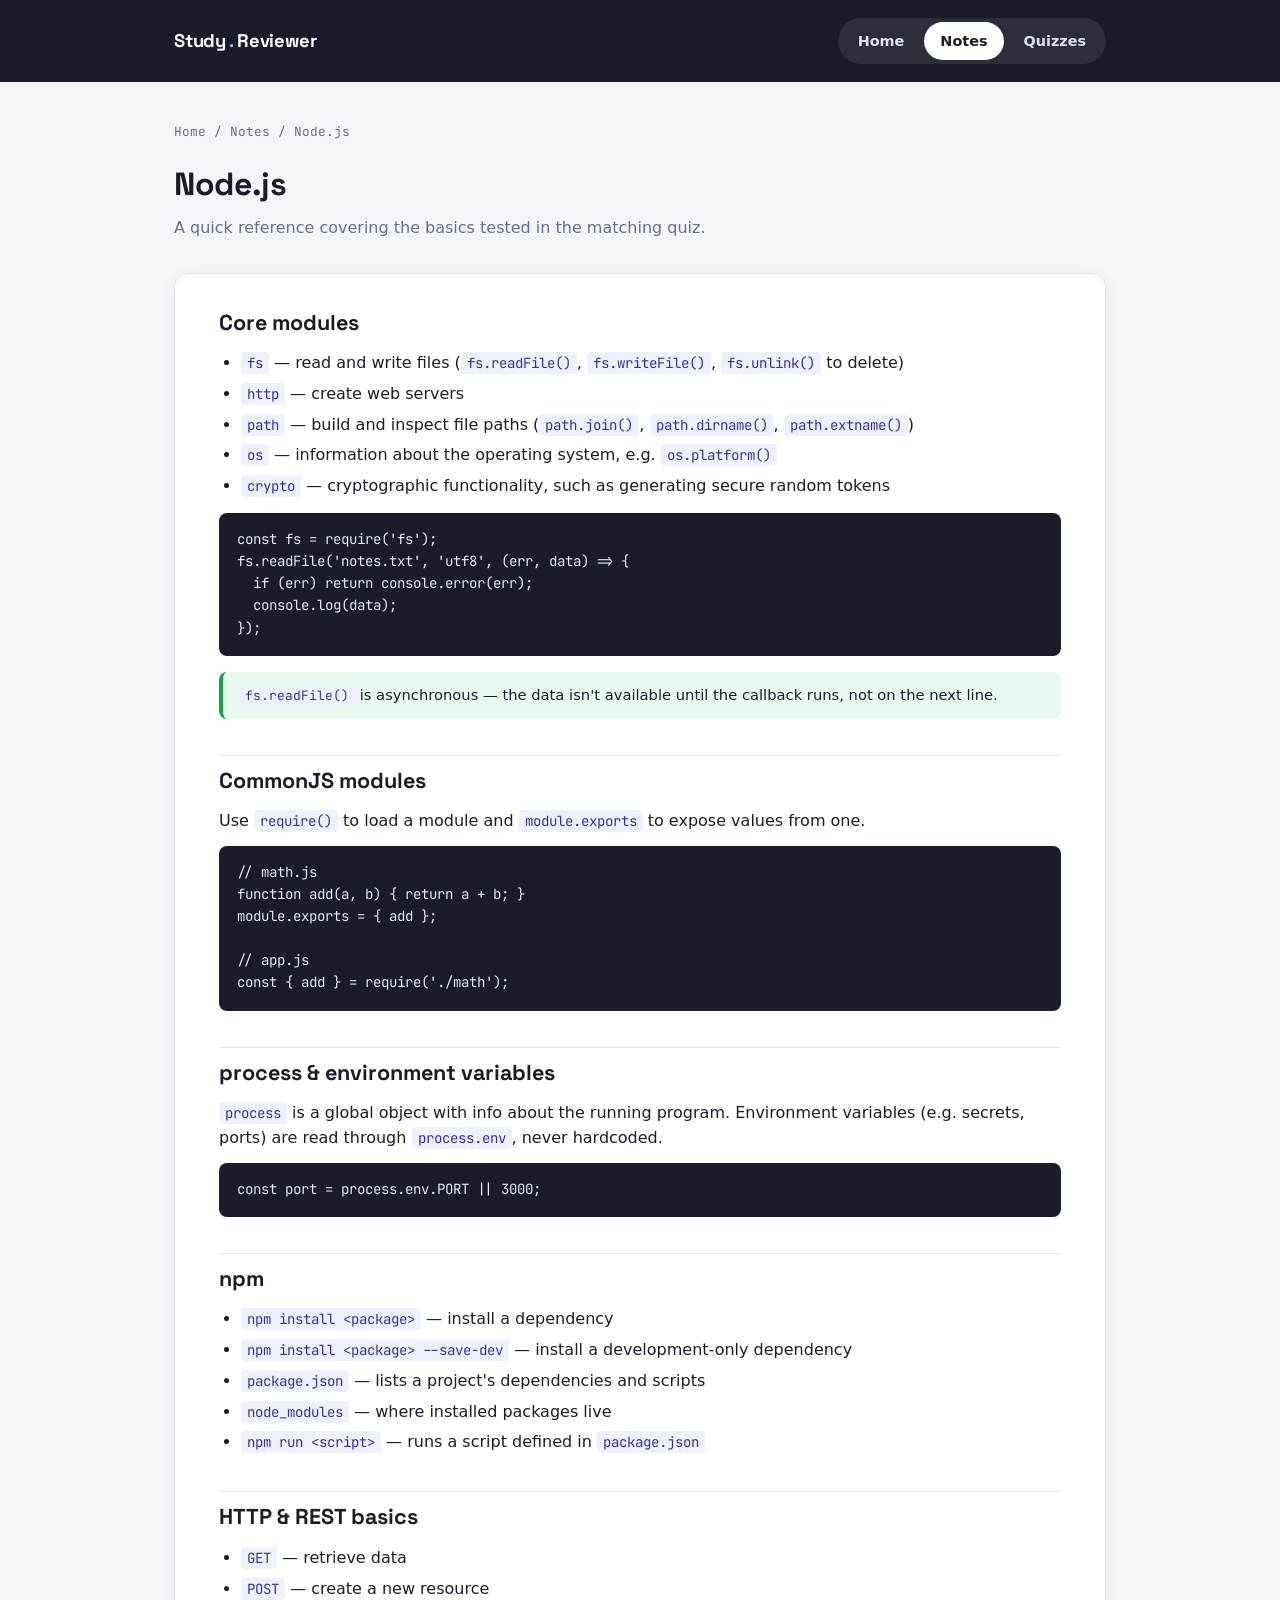
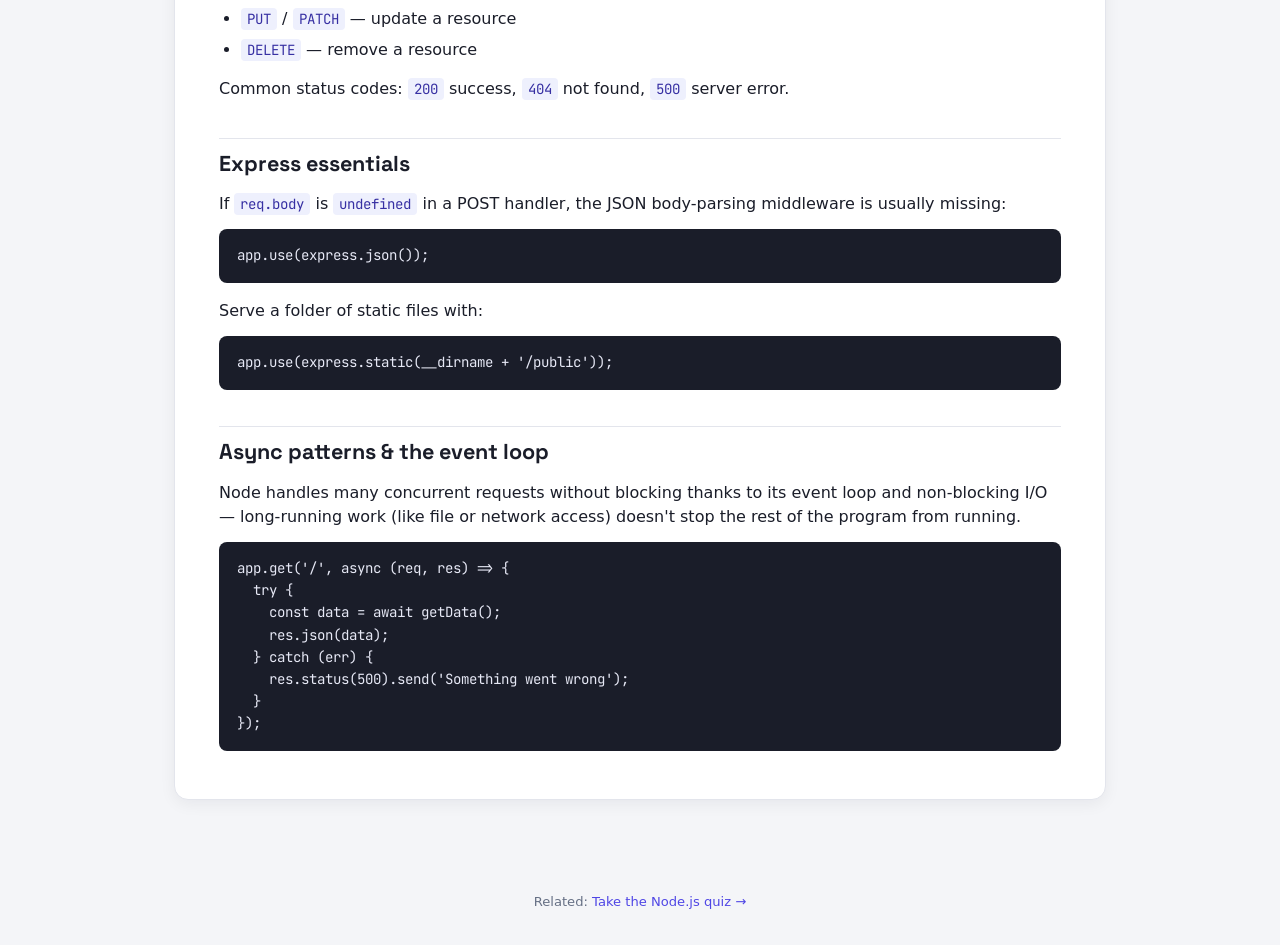
<file: notes/nodejs/index.html>
<!DOCTYPE html>
<html lang="en">
<head>
<meta charset="UTF-8">
<meta name="viewport" content="width=device-width, initial-scale=1.0">
<title>Node.js Notes — Study Reviewer</title>
<link rel="stylesheet" href="../../assets/css/style.css">
</head>
<body>

<header class="site-header">
  <div class="site-header__inner">
    <a class="brand" href="../../index.html">Study<span>.</span>Reviewer</a>
    <nav class="site-nav">
      <a href="../../index.html">Home</a>
      <a href="../index.html" class="is-active">Notes</a>
      <a href="../../quizzes/index.html">Quizzes</a>
    </nav>
  </div>
</header>

<main>
  <div class="breadcrumb"><a href="../../index.html">Home</a> / <a href="../index.html">Notes</a> / Node.js</div>
  <h1 class="page-title">Node.js</h1>
  <p class="page-subtitle">A quick reference covering the basics tested in the matching quiz.</p>

  <div class="notes-content">

    <h2>Core modules</h2>
    <ul>
      <li><code>fs</code> — read and write files (<code>fs.readFile()</code>, <code>fs.writeFile()</code>, <code>fs.unlink()</code> to delete)</li>
      <li><code>http</code> — create web servers</li>
      <li><code>path</code> — build and inspect file paths (<code>path.join()</code>, <code>path.dirname()</code>, <code>path.extname()</code>)</li>
      <li><code>os</code> — information about the operating system, e.g. <code>os.platform()</code></li>
      <li><code>crypto</code> — cryptographic functionality, such as generating secure random tokens</li>
    </ul>
    <pre><code>const fs = require('fs');
fs.readFile('notes.txt', 'utf8', (err, data) => {
  if (err) return console.error(err);
  console.log(data);
});</code></pre>
    <div class="note-tip"><code>fs.readFile()</code> is asynchronous — the data isn't available until the callback runs, not on the next line.</div>

    <h2>CommonJS modules</h2>
    <p>Use <code>require()</code> to load a module and <code>module.exports</code> to expose values from one.</p>
    <pre><code>// math.js
function add(a, b) { return a + b; }
module.exports = { add };

// app.js
const { add } = require('./math');</code></pre>

    <h2>process &amp; environment variables</h2>
    <p><code>process</code> is a global object with info about the running program. Environment variables (e.g. secrets, ports) are read through <code>process.env</code>, never hardcoded.</p>
    <pre><code>const port = process.env.PORT || 3000;</code></pre>

    <h2>npm</h2>
    <ul>
      <li><code>npm install &lt;package&gt;</code> — install a dependency</li>
      <li><code>npm install &lt;package&gt; --save-dev</code> — install a development-only dependency</li>
      <li><code>package.json</code> — lists a project's dependencies and scripts</li>
      <li><code>node_modules</code> — where installed packages live</li>
      <li><code>npm run &lt;script&gt;</code> — runs a script defined in <code>package.json</code></li>
    </ul>

    <h2>HTTP &amp; REST basics</h2>
    <ul>
      <li><code>GET</code> — retrieve data</li>
      <li><code>POST</code> — create a new resource</li>
      <li><code>PUT</code> / <code>PATCH</code> — update a resource</li>
      <li><code>DELETE</code> — remove a resource</li>
    </ul>
    <p>Common status codes: <code>200</code> success, <code>404</code> not found, <code>500</code> server error.</p>

    <h2>Express essentials</h2>
    <p>If <code>req.body</code> is <code>undefined</code> in a POST handler, the JSON body-parsing middleware is usually missing:</p>
    <pre><code>app.use(express.json());</code></pre>
    <p>Serve a folder of static files with:</p>
    <pre><code>app.use(express.static(__dirname + '/public'));</code></pre>

    <h2>Async patterns &amp; the event loop</h2>
    <p>Node handles many concurrent requests without blocking thanks to its event loop and non-blocking I/O — long-running work (like file or network access) doesn't stop the rest of the program from running.</p>
    <pre><code>app.get('/', async (req, res) => {
  try {
    const data = await getData();
    res.json(data);
  } catch (err) {
    res.status(500).send('Something went wrong');
  }
});</code></pre>

  </div>
</main>

<footer class="site-footer">Related: <a href="../../quizzes/nodejs/index.html">Take the Node.js quiz →</a></footer>

</body>
</html>
</file>
<file: assets/css/style.css>
/* ==========================================================================
   Study Reviewer — shared stylesheet
   Used by every page in the site (root, /notes/**, /quizzes/**)
   ========================================================================== */

@import url('https://fonts.googleapis.com/css2?family=Space+Grotesk:wght@500;600;700&family=JetBrains+Mono:wght@400;600&display=swap');

:root {
  --bg: #f4f5f8;
  --surface: #ffffff;
  --ink: #1a1d29;
  --muted: #667085;
  --border: #e3e5ec;

  --accent: #4f46e5;
  --accent-dark: #3730a3;
  --accent-soft: #eef0fd;

  --good: #16a34a;
  --good-soft: #e9f8ee;
  --bad: #dc2626;
  --bad-soft: #fdecec;

  --radius: 14px;
  --radius-sm: 8px;
  --shadow: 0 4px 16px rgba(20, 22, 40, 0.06);

  --font-display: 'Space Grotesk', system-ui, sans-serif;
  --font-body: system-ui, -apple-system, 'Segoe UI', Roboto, sans-serif;
  --font-mono: 'JetBrains Mono', 'Courier New', Courier, monospace;
}

* { box-sizing: border-box; }

html { scroll-behavior: smooth; }

body {
  margin: 0;
  min-height: 100vh;
  background: var(--bg);
  color: var(--ink);
  font-family: var(--font-body);
  line-height: 1.55;
}

a { color: var(--accent); text-decoration: none; }
a:hover { text-decoration: underline; }

img, svg { max-width: 100%; }

/* ---------- Layout shell ---------- */

.site-header {
  background: var(--ink);
  color: #fff;
}

.site-header__inner {
  max-width: 980px;
  margin: 0 auto;
  padding: 18px 24px;
  display: flex;
  align-items: center;
  justify-content: space-between;
  flex-wrap: wrap;
  gap: 12px;
}

.brand {
  font-family: var(--font-display);
  font-weight: 700;
  font-size: 1.15rem;
  color: #fff;
  letter-spacing: -0.01em;
}

.brand span {
  color: #a5b4fc;
  font-family: var(--font-mono);
  font-weight: 400;
}

.brand:hover { text-decoration: none; opacity: 0.9; }

.site-nav {
  display: flex;
  gap: 4px;
  background: rgba(255, 255, 255, 0.08);
  padding: 4px;
  border-radius: 999px;
}

.site-nav a {
  color: #dfe1f0;
  font-size: 0.9rem;
  font-weight: 600;
  padding: 8px 16px;
  border-radius: 999px;
}

.site-nav a:hover { text-decoration: none; background: rgba(255, 255, 255, 0.08); }

.site-nav a.is-active {
  background: #fff;
  color: var(--ink);
}

main {
  max-width: 980px;
  margin: 0 auto;
  padding: 40px 24px 64px;
}

.breadcrumb {
  font-family: var(--font-mono);
  font-size: 0.8rem;
  color: var(--muted);
  margin-bottom: 18px;
}

.breadcrumb a { color: var(--muted); }
.breadcrumb a:hover { color: var(--accent); }

.site-footer {
  text-align: center;
  padding: 28px 24px 40px;
  color: var(--muted);
  font-size: 0.82rem;
}

/* ---------- Page headers ---------- */

.page-title {
  font-family: var(--font-display);
  font-size: 2rem;
  font-weight: 700;
  letter-spacing: -0.01em;
  margin: 0 0 6px;
}

.page-subtitle {
  color: var(--muted);
  margin: 0 0 32px;
  max-width: 60ch;
}

/* ---------- Topic / section cards (home, notes hub, quizzes hub) ---------- */

.card-grid {
  display: grid;
  grid-template-columns: repeat(auto-fit, minmax(230px, 1fr));
  gap: 18px;
}

.card {
  display: block;
  background: var(--surface);
  border: 1px solid var(--border);
  border-radius: var(--radius);
  padding: 22px;
  box-shadow: var(--shadow);
  transition: transform 0.15s ease, box-shadow 0.15s ease;
}

a.card:hover {
  text-decoration: none;
  transform: translateY(-2px);
  box-shadow: 0 8px 24px rgba(20, 22, 40, 0.1);
}

.card__eyebrow {
  font-family: var(--font-mono);
  font-size: 0.72rem;
  text-transform: uppercase;
  letter-spacing: 0.08em;
  color: var(--accent);
  font-weight: 600;
  margin-bottom: 8px;
  display: block;
}

.card__title {
  font-family: var(--font-display);
  font-size: 1.15rem;
  font-weight: 700;
  color: var(--ink);
  margin: 0 0 6px;
}

.card__desc {
  color: var(--muted);
  font-size: 0.92rem;
  margin: 0;
}

/* ---------- Section hub blocks (used on home page) ---------- */

.hub-section { margin-bottom: 44px; }

.hub-section__head {
  display: flex;
  align-items: baseline;
  justify-content: space-between;
  margin-bottom: 14px;
}

.hub-section__head h2 {
  font-family: var(--font-display);
  font-size: 1.3rem;
  margin: 0;
}

.hub-section__head a {
  font-size: 0.85rem;
  font-weight: 600;
}

/* ---------- Notes pages ---------- */

.notes-content {
  background: var(--surface);
  border: 1px solid var(--border);
  border-radius: var(--radius);
  box-shadow: var(--shadow);
  padding: 32px clamp(20px, 4vw, 44px);
}

.notes-content h2 {
  font-family: var(--font-display);
  font-size: 1.35rem;
  margin: 36px 0 12px;
  padding-top: 8px;
  border-top: 1px solid var(--border);
}

.notes-content h2:first-child {
  margin-top: 0;
  padding-top: 0;
  border-top: none;
}

.notes-content h3 {
  font-family: var(--font-display);
  font-size: 1.05rem;
  margin: 22px 0 8px;
}

.notes-content p { margin: 0 0 12px; }

.notes-content ul, .notes-content ol {
  margin: 0 0 14px;
  padding-left: 22px;
}

.notes-content li { margin-bottom: 6px; }

.notes-content code {
  font-family: var(--font-mono);
  background: var(--accent-soft);
  color: var(--accent-dark);
  padding: 2px 6px;
  border-radius: 4px;
  font-size: 0.88em;
}

.notes-content pre {
  background: var(--ink);
  color: #e6e8f5;
  padding: 16px 18px;
  border-radius: var(--radius-sm);
  overflow-x: auto;
  margin: 0 0 16px;
}

.notes-content pre code {
  background: none;
  color: inherit;
  padding: 0;
}

.note-tip {
  background: var(--good-soft);
  border-left: 4px solid var(--good);
  padding: 12px 16px;
  border-radius: var(--radius-sm);
  font-size: 0.92rem;
  margin: 0 0 16px;
}

/* ---------- Quiz set selection ---------- */

.set-grid {
  display: grid;
  grid-template-columns: repeat(auto-fit, minmax(220px, 1fr));
  gap: 16px;
}

.set-card {
  background: var(--surface);
  border: 2px solid var(--border);
  border-radius: var(--radius);
  padding: 20px;
  text-align: left;
  cursor: pointer;
  font-family: var(--font-body);
  transition: 0.15s ease;
}

.set-card:hover {
  border-color: var(--accent);
  transform: translateY(-2px);
  box-shadow: var(--shadow);
}

.set-card__label {
  font-family: var(--font-display);
  font-weight: 700;
  font-size: 1.05rem;
  margin-bottom: 4px;
}

.set-card__count {
  font-family: var(--font-mono);
  font-size: 0.8rem;
  color: var(--muted);
}

/* ---------- Quiz runner ---------- */

.quiz-shell {
  background: var(--surface);
  border: 1px solid var(--border);
  border-radius: var(--radius);
  box-shadow: var(--shadow);
  padding: clamp(20px, 4vw, 36px);
}

.quiz-progress {
  font-family: var(--font-mono);
  font-size: 0.8rem;
  color: var(--muted);
  margin-bottom: 10px;
}

.progress-bar {
  height: 6px;
  background: var(--border);
  border-radius: 999px;
  overflow: hidden;
  margin-bottom: 24px;
}

.progress-bar__fill {
  height: 100%;
  background: var(--accent);
  border-radius: 999px;
  transition: width 0.25s ease;
}

.question-text {
  font-family: var(--font-display);
  font-size: 1.2rem;
  font-weight: 600;
  line-height: 1.5;
  white-space: pre-wrap;
  word-break: break-word;
  margin-bottom: 22px;
}

.options {
  display: flex;
  flex-direction: column;
  gap: 10px;
}

.option-btn {
  width: 100%;
  text-align: left;
  padding: 14px 16px;
  font-size: 0.98rem;
  font-family: var(--font-body);
  font-weight: 500;
  border: 2px solid var(--border);
  border-radius: var(--radius-sm);
  background: #fff;
  cursor: pointer;
  transition: 0.15s ease;
}

.option-btn:hover:not(:disabled) {
  border-color: var(--accent);
  background: var(--accent-soft);
}

.option-btn:disabled { cursor: default; }

.option-btn.is-correct {
  border-color: var(--good);
  background: var(--good-soft);
  color: #14532d;
}

.option-btn.is-wrong {
  border-color: var(--bad);
  background: var(--bad-soft);
  color: #7f1d1d;
}

.quiz-feedback {
  margin-top: 16px;
  font-weight: 600;
  font-size: 0.95rem;
  min-height: 1.3em;
}

.quiz-feedback.correct { color: var(--good); }
.quiz-feedback.wrong { color: var(--bad); }

.quiz-actions {
  margin-top: 20px;
  display: flex;
  justify-content: flex-end;
}

.btn {
  display: inline-block;
  font-family: var(--font-body);
  font-weight: 600;
  font-size: 0.92rem;
  padding: 11px 20px;
  border-radius: 999px;
  border: none;
  cursor: pointer;
  background: var(--accent);
  color: #fff;
  transition: background 0.15s ease;
}

.btn:hover { background: var(--accent-dark); text-decoration: none; }

.btn-ghost {
  background: transparent;
  color: var(--ink);
  border: 2px solid var(--border);
}

.btn-ghost:hover { border-color: var(--accent); color: var(--accent); background: transparent; }

/* ---------- Quiz results ---------- */

.result-panel { text-align: center; padding: 20px 0; }

.result-panel__emoji { font-size: 2.6rem; margin-bottom: 6px; }

.result-panel__score {
  font-family: var(--font-display);
  font-size: 2.2rem;
  font-weight: 700;
  margin: 4px 0 6px;
}

.result-panel__note { color: var(--muted); margin-bottom: 26px; }

.result-actions {
  display: flex;
  gap: 12px;
  justify-content: center;
  flex-wrap: wrap;
}

/* ---------- Responsive ---------- */

@media (max-width: 640px) {
  .site-header__inner { padding: 14px 16px; }
  main { padding: 28px 16px 48px; }
  .page-title { font-size: 1.6rem; }
  .site-nav a { padding: 7px 12px; font-size: 0.84rem; }
  .notes-content { padding: 22px 18px; }
  .question-text { font-size: 1.05rem; }
}
</file>
